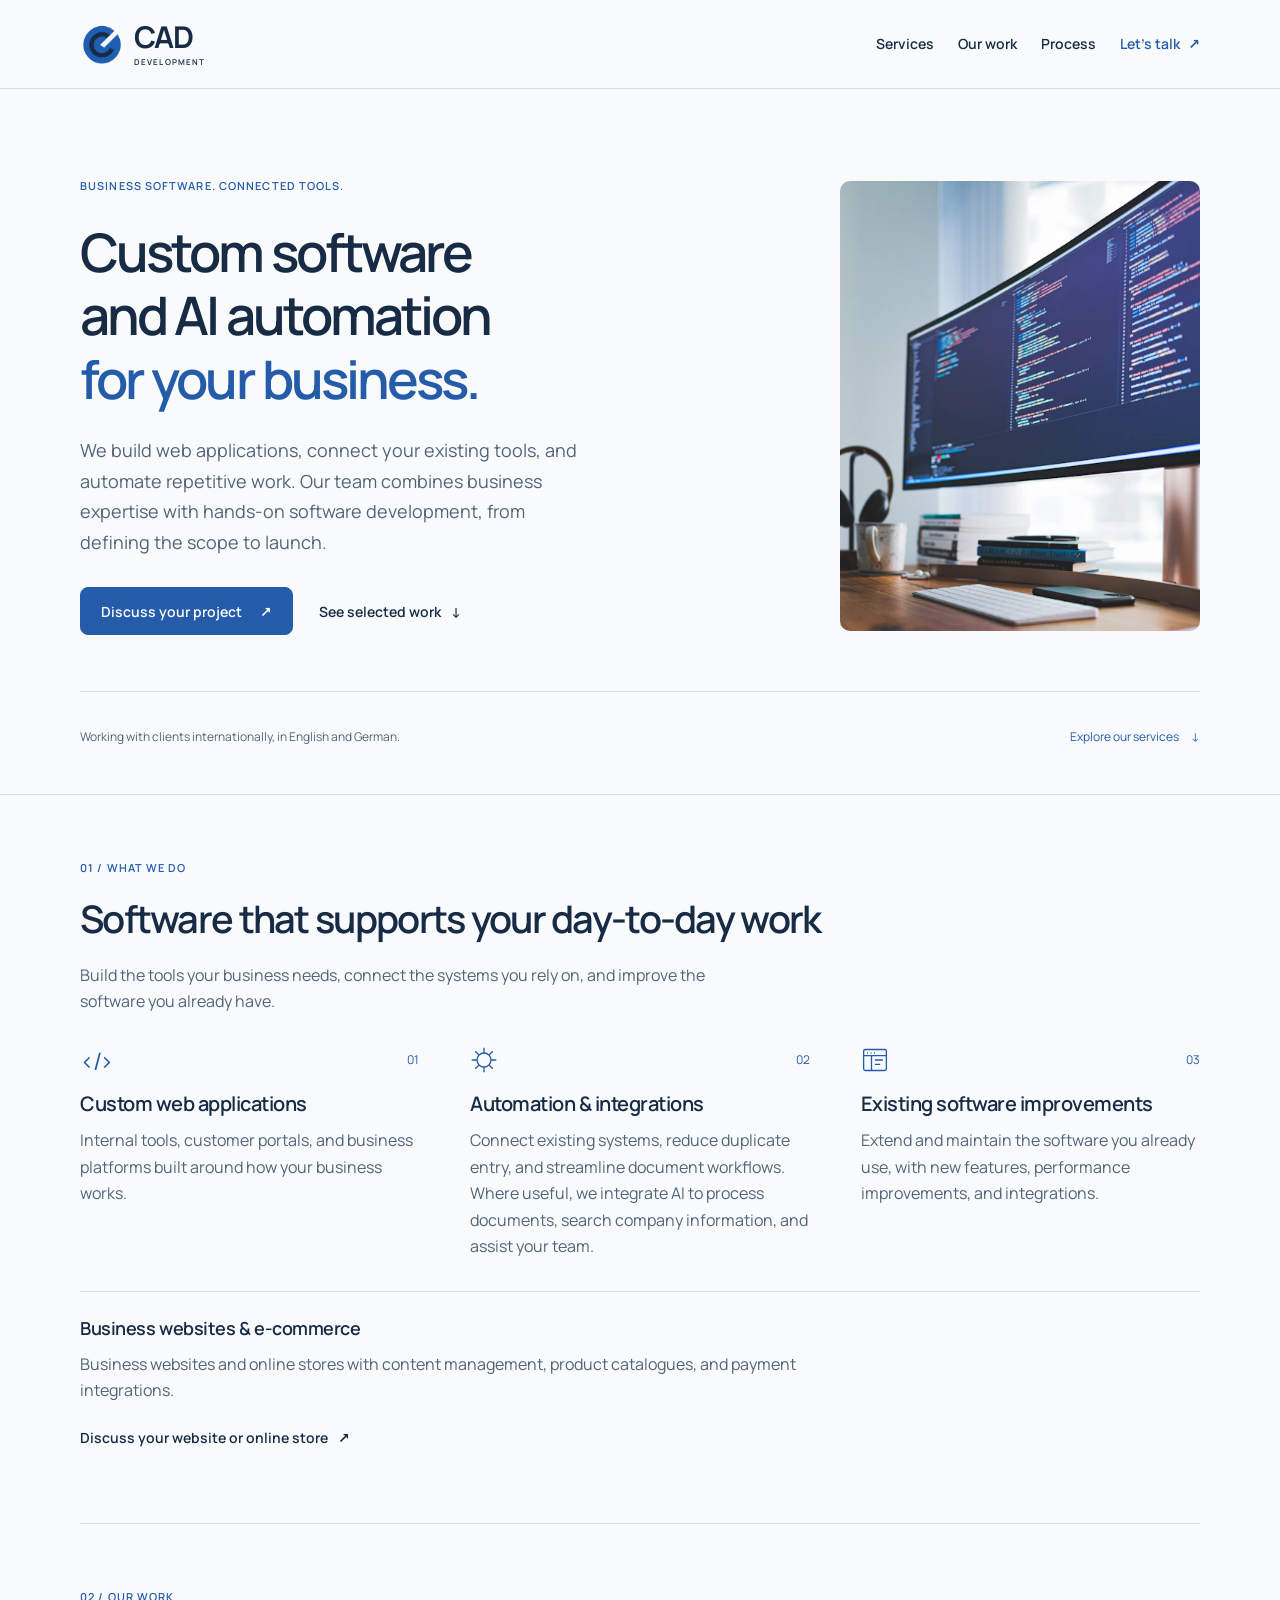
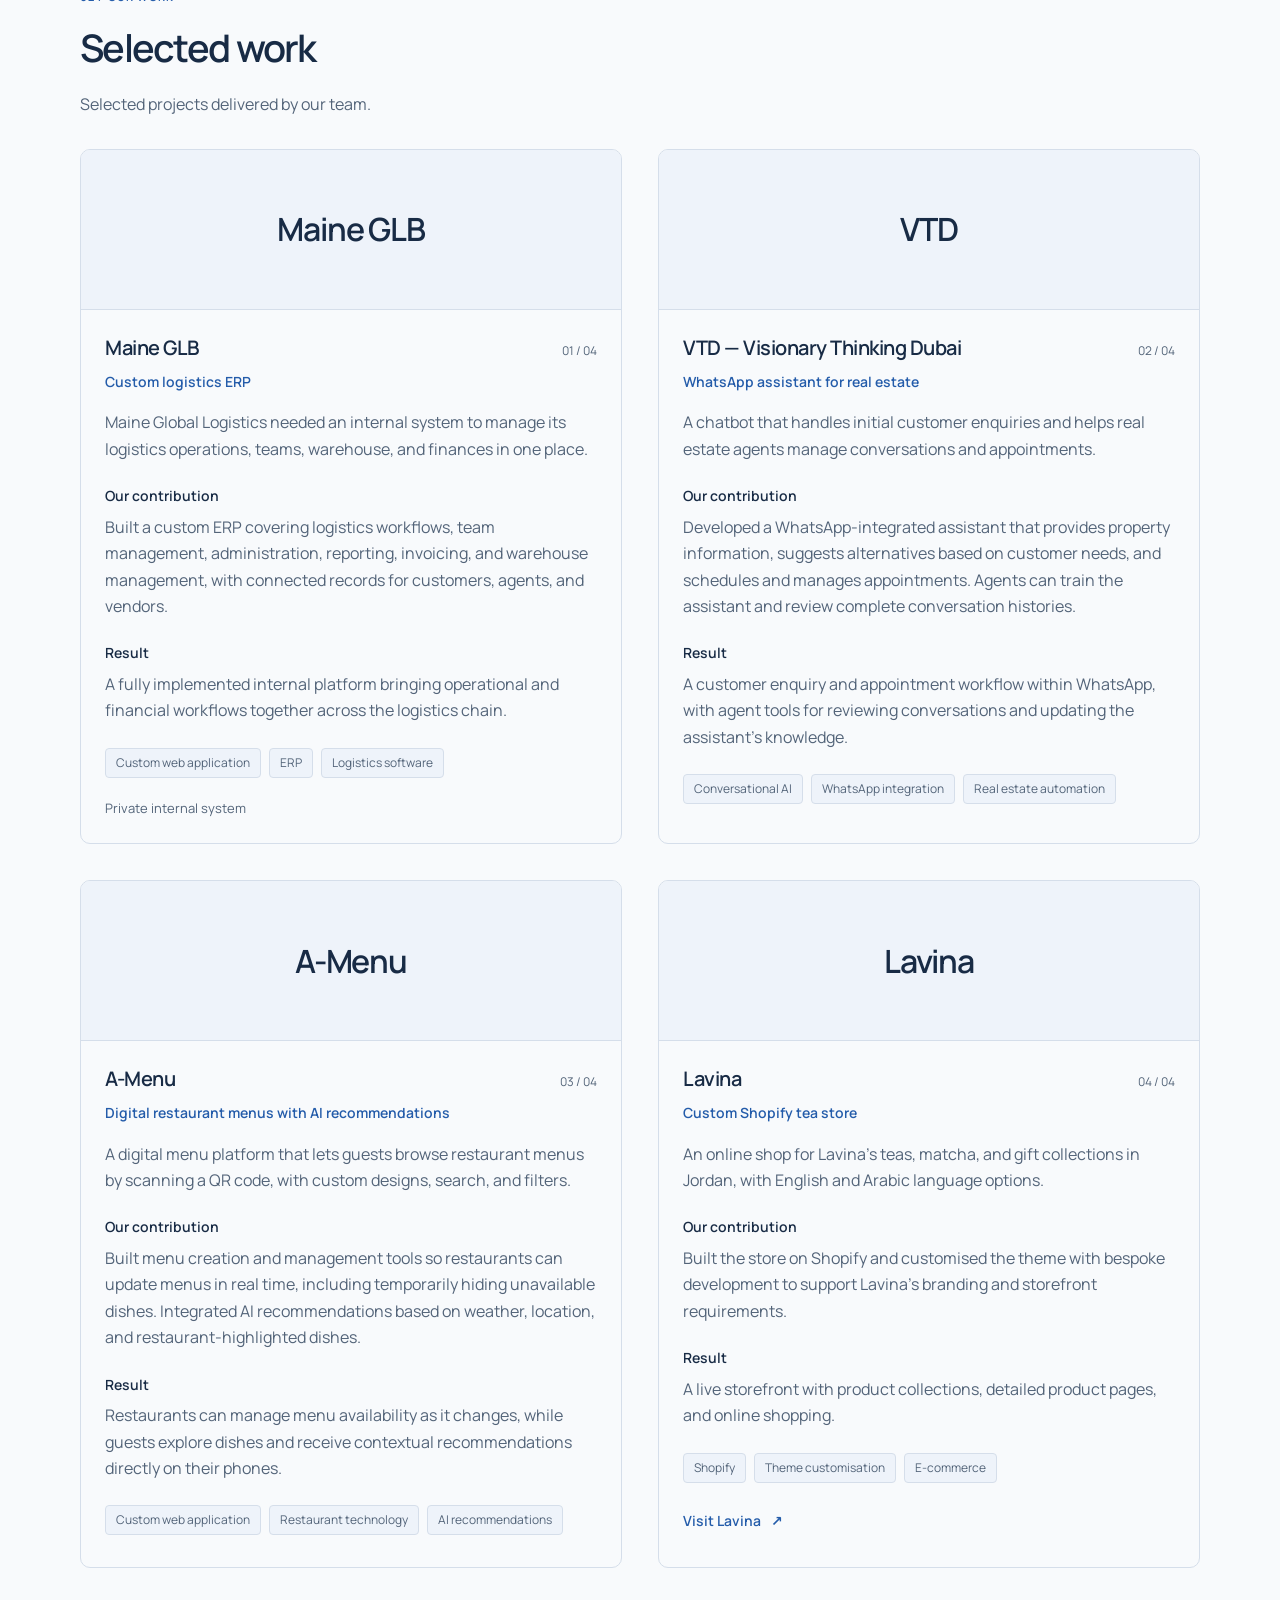
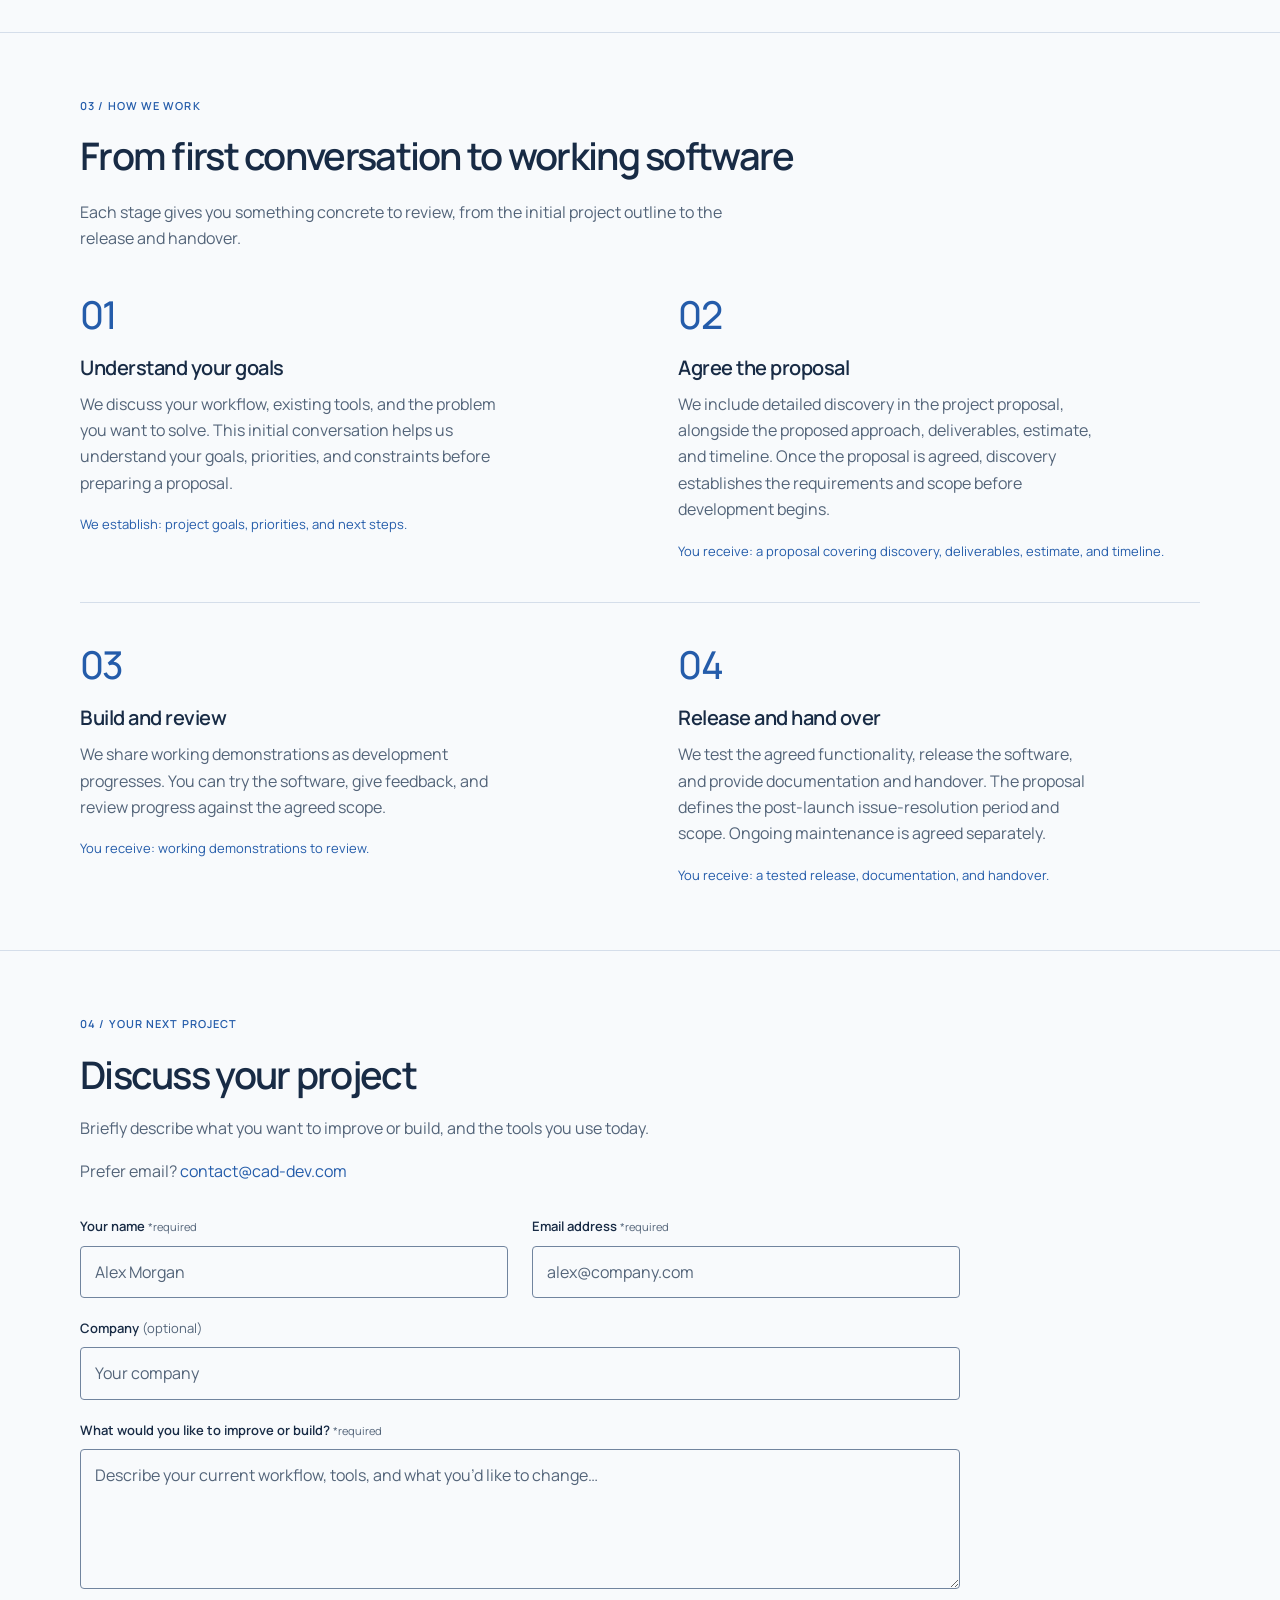
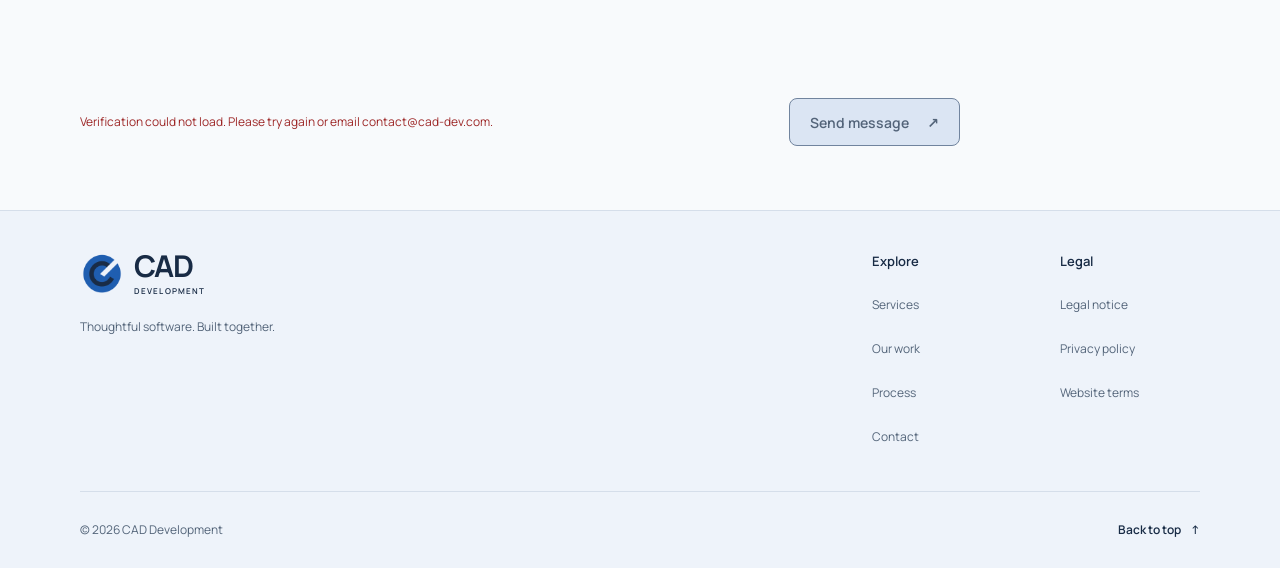
<file: cad-website/index.html>
<!doctype html>
<html lang="en">
  <head>
    <meta charset="utf-8" />
    <meta name="viewport" content="width=device-width, initial-scale=1" />
    <meta name="theme-color" content="#182B45" />
    <title>CAD Development — Custom software and AI automation</title>
    <meta
      name="description"
      content="CAD Development builds custom business software, connects existing tools, and automates repetitive work with integrations and practical AI."
    />
    <meta
      property="og:title"
      content="CAD Development — Custom software and AI automation"
    />
    <meta
      property="og:description"
      content="CAD Development builds custom business software, connects existing tools, and automates repetitive work with integrations and practical AI."
    />
    <meta property="og:type" content="website" />
    <link rel="icon" type="image/x-icon" href="favicon.ico" />
    <link
      rel="icon"
      type="image/png"
      sizes="32x32"
      href="assets/images/favicon-32.png"
    />
    <link
      rel="apple-touch-icon"
      sizes="180x180"
      href="assets/images/apple-touch-icon.png"
    />
    <link rel="stylesheet" href="assets/css/blue.css" />
    <script src="assets/js/blue.js" defer></script>
    <script src="assets/js/contact.js" defer></script>
  </head>
  <body>
    <a class="skip-link" href="#main">Skip to content</a>
    <header class="site-header">
      <div class="container header-inner">
        <a class="brand" href="#home" aria-label="CAD Development home">
          <img
            class="brand-symbol"
            src="assets/images/cad-symbol.png"
            alt=""
            width="44"
            height="44"
          /><span class="brand-wordmark" aria-hidden="true"
            >CAD<span>DEVELOPMENT</span></span
          >
        </a>
        <button
          class="menu-toggle"
          type="button"
          aria-expanded="false"
          aria-controls="site-nav"
          hidden
        >
          <span>Menu</span><span class="menu-lines" aria-hidden="true"></span>
        </button>
        <nav id="site-nav" class="site-nav" aria-label="Main navigation">
          <a href="#services">Services</a><a href="#work">Our work</a
          ><a href="#process">Process</a>
          <a class="nav-contact" href="#contact"
            >Let’s talk <span aria-hidden="true">↗</span></a
          >
        </nav>
      </div>
    </header>

    <main id="main" tabindex="-1">
      <section class="hero container" id="home" aria-labelledby="hero-title">
        <div class="hero-copy">
          <p class="eyebrow">Business software. Connected tools.</p>
          <h1 id="hero-title">
            Custom software and AI automation <span>for your business.</span>
          </h1>
          <p class="hero-description">
            We build web applications, connect your existing tools, and automate
            repetitive work. Our team combines business expertise with hands-on
            software development, from defining the scope to launch.
          </p>
          <div class="hero-actions">
            <a class="button button-dark" href="#contact"
              >Discuss your project <span aria-hidden="true">↗</span></a
            ><a class="text-link" href="#work"
              >See selected work <span aria-hidden="true">↓</span></a
            >
          </div>
        </div>
        <div class="hero-photo">
          <img
            src="assets/images/hero-workspace-800.webp"
            srcset="
              assets/images/hero-workspace-480.webp   480w,
              assets/images/hero-workspace-800.webp   800w,
              assets/images/hero-workspace-1200.webp 1200w
            "
            sizes="(max-width: 399px) calc(100vw - 40px), (max-width: 767px) 360px, (max-width: 1034px) 34.8vw, 360px"
            alt="A bright software development workspace with code on a monitor above a wooden desk."
            width="800"
            height="1000"
            loading="eager"
            fetchpriority="high"
          />
        </div>
        <div class="hero-foot">
          <span
            >Working with clients internationally, in English and German.</span
          ><a href="#services"
            >Explore our services <span aria-hidden="true">↓</span></a
          >
        </div>
      </section>

      <section
        class="services section-pad"
        id="services"
        aria-labelledby="services-title"
      >
        <div class="container">
          <div class="section-heading">
            <p class="eyebrow section-index">01 / What we do</p>
            <div>
              <h2 id="services-title">
                Software that supports your day-to-day work
              </h2>
              <p class="section-intro">
                Build the tools your business needs, connect the systems you
                rely on, and improve the software you already have.
              </p>
            </div>
          </div>
          <div class="service-grid">
            <article class="service-card">
              <div class="service-top">
                <span class="service-icon" aria-hidden="true">&lt;/&gt;</span
                ><span class="small-index">01</span>
              </div>
              <h3>Custom web applications</h3>
              <p>
                Internal tools, customer portals, and business platforms built
                around how your business works.
              </p>
            </article>
            <article class="service-card">
              <div class="service-top">
                <svg
                  class="service-icon"
                  viewBox="0 0 32 32"
                  fill="none"
                  aria-hidden="true"
                >
                  <path
                    d="M16 2v28M2 16h28M6 6l20 20M6 26 26 6"
                    stroke="currentColor"
                    stroke-width="1.5"
                  />
                  <circle
                    cx="16"
                    cy="16"
                    r="8"
                    fill="#F8FAFC"
                    stroke="currentColor"
                    stroke-width="1.5"
                  /></svg
                ><span class="small-index">02</span>
              </div>
              <h3>Automation &amp; integrations</h3>
              <p>
                Connect existing systems, reduce duplicate entry, and streamline
                document workflows. Where useful, we integrate AI to process
                documents, search company information, and assist your team.
              </p>
            </article>
            <article class="service-card">
              <div class="service-top">
                <svg
                  class="service-icon"
                  viewBox="0 0 32 32"
                  fill="none"
                  aria-hidden="true"
                >
                  <rect
                    x="3"
                    y="4"
                    width="26"
                    height="24"
                    rx="2"
                    stroke="currentColor"
                    stroke-width="1.5"
                  />
                  <path
                    d="M3 11h26M12 11v17M7 8h1m3 0h1m3 0h1m0 8h9m-9 5h6"
                    stroke="currentColor"
                    stroke-width="1.5"
                  /></svg
                ><span class="small-index">03</span>
              </div>
              <h3>Existing software improvements</h3>
              <p>
                Extend and maintain the software you already use, with new
                features, performance improvements, and integrations.
              </p>
            </article>
          </div>
          <article class="service-card service-secondary">
            <h3>Business websites &amp; e-commerce</h3>
            <p>
              Business websites and online stores with content management,
              product catalogues, and payment integrations.
            </p>
            <a class="text-link" href="#contact"
              >Discuss your website or online store
              <span aria-hidden="true">↗</span></a
            >
          </article>
        </div>
      </section>

      <section
        class="work section-pad container"
        id="work"
        aria-labelledby="work-title"
      >
        <div class="section-heading">
          <p class="eyebrow section-index">02 / Our work</p>
          <div>
            <h2 id="work-title">Selected work</h2>
            <p class="section-intro">
              Selected projects delivered by our team.
            </p>
          </div>
        </div>
        <div class="project-grid">
          <!-- PROJECT: maine-glb — text treatment until a brand logo is supplied. -->
          <article
            class="project-card"
            id="project-maine-glb"
            aria-labelledby="maine-glb-title"
          >
            <div class="project-logo" aria-hidden="true">
              <span class="project-name">Maine GLB</span>
            </div>
            <div class="project-content">
              <div class="project-caption">
                <h3 id="maine-glb-title">Maine GLB</h3>
                <span aria-hidden="true">01 / 04</span>
              </div>
              <p class="project-subtitle">Custom logistics ERP</p>
              <p class="project-intro">
                Maine Global Logistics needed an internal system to manage its
                logistics operations, teams, warehouse, and finances in one
                place.
              </p>
              <div class="project-details">
                <h4>Our contribution</h4>
                <p>
                  Built a custom ERP covering logistics workflows, team
                  management, administration, reporting, invoicing, and
                  warehouse management, with connected records for customers,
                  agents, and vendors.
                </p>
                <h4>Result</h4>
                <p>
                  A fully implemented internal platform bringing operational and
                  financial workflows together across the logistics chain.
                </p>
              </div>
              <ul class="project-tags" aria-label="Services" role="list">
                <li>Custom web application</li>
                <li>ERP</li>
                <li>Logistics software</li>
              </ul>
              <p class="project-access">Private internal system</p>
            </div>
          </article>
          <!-- PROJECT: vtd — text treatment until a brand logo is supplied. -->
          <article
            class="project-card"
            id="project-vtd"
            aria-labelledby="vtd-title"
          >
            <div class="project-logo" aria-hidden="true">
              <span class="project-name">VTD</span>
            </div>
            <div class="project-content">
              <div class="project-caption">
                <h3 id="vtd-title">VTD — Visionary Thinking Dubai</h3>
                <span aria-hidden="true">02 / 04</span>
              </div>
              <p class="project-subtitle">WhatsApp assistant for real estate</p>
              <p class="project-intro">
                A chatbot that handles initial customer enquiries and helps real
                estate agents manage conversations and appointments.
              </p>
              <div class="project-details">
                <h4>Our contribution</h4>
                <p>
                  Developed a WhatsApp-integrated assistant that provides
                  property information, suggests alternatives based on customer
                  needs, and schedules and manages appointments. Agents can
                  train the assistant and review complete conversation
                  histories.
                </p>
                <h4>Result</h4>
                <p>
                  A customer enquiry and appointment workflow within WhatsApp,
                  with agent tools for reviewing conversations and updating the
                  assistant’s knowledge.
                </p>
              </div>
              <ul class="project-tags" aria-label="Services" role="list">
                <li>Conversational AI</li>
                <li>WhatsApp integration</li>
                <li>Real estate automation</li>
              </ul>
            </div>
          </article>
          <!-- PROJECT: a-menu -->
          <article
            class="project-card"
            id="project-a-menu"
            aria-labelledby="a-menu-title"
          >
            <div class="project-logo" aria-hidden="true">
              <span class="project-name">A-Menu</span>
            </div>
            <div class="project-content">
              <div class="project-caption">
                <h3 id="a-menu-title">A-Menu</h3>
                <span aria-hidden="true">03 / 04</span>
              </div>
              <p class="project-subtitle">
                Digital restaurant menus with AI recommendations
              </p>
              <p class="project-intro">
                A digital menu platform that lets guests browse restaurant menus
                by scanning a QR code, with custom designs, search, and filters.
              </p>
              <div class="project-details">
                <h4>Our contribution</h4>
                <p>
                  Built menu creation and management tools so restaurants can
                  update menus in real time, including temporarily hiding
                  unavailable dishes. Integrated AI recommendations based on
                  weather, location, and restaurant-highlighted dishes.
                </p>
                <h4>Result</h4>
                <p>
                  Restaurants can manage menu availability as it changes, while
                  guests explore dishes and receive contextual recommendations
                  directly on their phones.
                </p>
              </div>
              <ul class="project-tags" aria-label="Services" role="list">
                <li>Custom web application</li>
                <li>Restaurant technology</li>
                <li>AI recommendations</li>
              </ul>
            </div>
          </article>
          <!-- PROJECT: lavina -->
          <article
            class="project-card"
            id="project-lavina"
            aria-labelledby="lavina-title"
          >
            <div class="project-logo" aria-hidden="true">
              <span class="project-name">Lavina</span>
            </div>
            <div class="project-content">
              <div class="project-caption">
                <h3 id="lavina-title">Lavina</h3>
                <span aria-hidden="true">04 / 04</span>
              </div>
              <p class="project-subtitle">Custom Shopify tea store</p>
              <p class="project-intro">
                An online shop for Lavina’s teas, matcha, and gift collections
                in Jordan, with English and Arabic language options.
              </p>
              <div class="project-details">
                <h4>Our contribution</h4>
                <p>
                  Built the store on Shopify and customised the theme with
                  bespoke development to support Lavina’s branding and
                  storefront requirements.
                </p>
                <h4>Result</h4>
                <p>
                  A live storefront with product collections, detailed product
                  pages, and online shopping.
                </p>
              </div>
              <ul class="project-tags" aria-label="Services" role="list">
                <li>Shopify</li>
                <li>Theme customisation</li>
                <li>E-commerce</li>
              </ul>
              <a class="text-link project-link" href="https://lavina.jo/"
                >Visit Lavina <span aria-hidden="true">↗</span></a
              >
            </div>
          </article>
        </div>
      </section>

      <section
        class="process section-pad"
        id="process"
        aria-labelledby="process-title"
      >
        <div class="container">
          <div class="section-heading">
            <p class="eyebrow section-index">03 / How we work</p>
            <div>
              <h2 id="process-title">
                From first conversation to working software
              </h2>
              <p class="section-intro">
                Each stage gives you something concrete to review, from the
                initial project outline to the release and handover.
              </p>
            </div>
          </div>
          <ol class="process-list">
            <li>
              <span class="process-number" aria-hidden="true">01</span>
              <h3>Understand your goals</h3>
              <div>
                <p>
                  We discuss your workflow, existing tools, and the problem you
                  want to solve. This initial conversation helps us understand
                  your goals, priorities, and constraints before preparing a
                  proposal.
                </p>
                <span class="process-note"
                  >We establish: project goals, priorities, and next
                  steps.</span
                >
              </div>
            </li>
            <li>
              <span class="process-number" aria-hidden="true">02</span>
              <h3>Agree the proposal</h3>
              <div>
                <p>
                  We include detailed discovery in the project proposal,
                  alongside the proposed approach, deliverables, estimate, and
                  timeline. Once the proposal is agreed, discovery establishes
                  the requirements and scope before development begins.
                </p>
                <span class="process-note"
                  >You receive: a proposal covering discovery, deliverables,
                  estimate, and timeline.</span
                >
              </div>
            </li>
            <li>
              <span class="process-number" aria-hidden="true">03</span>
              <h3>Build and review</h3>
              <div>
                <p>
                  We share working demonstrations as development progresses. You
                  can try the software, give feedback, and review progress
                  against the agreed scope.
                </p>
                <span class="process-note"
                  >You receive: working demonstrations to review.</span
                >
              </div>
            </li>
            <li>
              <span class="process-number" aria-hidden="true">04</span>
              <h3>Release and hand over</h3>
              <div>
                <p>
                  We test the agreed functionality, release the software, and
                  provide documentation and handover. The proposal defines the
                  post-launch issue-resolution period and scope. Ongoing
                  maintenance is agreed separately.
                </p>
                <span class="process-note"
                  >You receive: a tested release, documentation, and
                  handover.</span
                >
              </div>
            </li>
          </ol>
        </div>
      </section>

      <section
        class="contact section-pad"
        id="contact"
        aria-labelledby="contact-title"
      >
        <div class="container contact-grid">
          <div class="contact-copy">
            <p class="eyebrow">04 / Your next project</p>
            <h2 id="contact-title">Discuss your project</h2>
            <p>
              Briefly describe what you want to improve or build, and the tools
              you use today.
            </p>
            <p class="contact-fallback">
              Prefer email?
              <a href="mailto:contact@cad-dev.com">contact@cad-dev.com</a>
            </p>
          </div>
          <form
            class="contact-form"
            aria-labelledby="contact-title"
            action="/api/contact"
            method="post"
            aria-describedby="form-status"
          >
            <div class="form-row">
              <div class="field">
                <label for="contact-name"
                  >Your name
                  <span class="field-required">*required</span></label
                ><input
                  id="contact-name"
                  name="name"
                  required
                  maxlength="100"
                  autocomplete="name"
                  placeholder="Alex Morgan"
                  type="text"
                />
              </div>
              <div class="field">
                <label for="contact-email"
                  >Email address
                  <span class="field-required">*required</span></label
                ><input
                  id="contact-email"
                  name="email"
                  required
                  maxlength="254"
                  autocomplete="email"
                  placeholder="alex@company.com"
                  type="email"
                />
              </div>
            </div>
            <div class="field">
              <label for="contact-company"
                >Company <span>(optional)</span></label
              ><input
                id="contact-company"
                name="company"
                maxlength="200"
                autocomplete="organization"
                placeholder="Your company"
                type="text"
              />
            </div>
            <div class="field">
              <label for="contact-message"
                >What would you like to improve or build?
                <span class="field-required">*required</span></label
              ><textarea
                id="contact-message"
                name="message"
                required
                maxlength="5000"
                rows="4"
                placeholder="Describe your current workflow, tools, and what you’d like to change…"
              ></textarea>
            </div>
            <div class="contact-honeypot" hidden aria-hidden="true">
              <label for="contact-website">Leave this field empty</label
              ><input
                id="contact-website"
                name="website"
                type="text"
                tabindex="-1"
                autocomplete="off"
                maxlength="200"
              />
            </div>
            <!-- Existing Turnstile widget for cad-dev.com. Its secret belongs only in the Worker. -->
            <div
              id="contact-verification"
              class="contact-verification"
              data-sitekey="0x4AAAAAAFm9On6rp9qeC-Fh"
              role="group"
              aria-label="Spam protection"
            ></div>
            <noscript
              ><p>
                Please email
                <a href="mailto:contact@cad-dev.com">contact@cad-dev.com</a>.
                The form requires JavaScript for spam protection.
              </p></noscript
            >
            <div class="form-bottom">
              <p
                id="form-status"
                class="form-status"
                role="status"
                aria-live="polite"
                aria-atomic="true"
              >
                Complete the verification before sending.
              </p>
              <button class="button" type="submit" disabled>
                Send message <span aria-hidden="true">↗</span>
              </button>
            </div>
          </form>
          <div
            id="contact-success"
            class="contact-success"
            role="region"
            aria-label="Message confirmation"
            tabindex="-1"
            hidden
          >
            <p
              id="contact-success-message"
              role="status"
              aria-live="polite"
              aria-atomic="true"
            ></p>
            <button
              id="contact-success-close"
              class="contact-success-close"
              type="button"
              aria-label="Dismiss confirmation"
            >
              Close <span aria-hidden="true">×</span>
            </button>
          </div>
        </div>
      </section>
    </main>

    <footer class="site-footer">
      <div class="container">
        <div class="footer-top">
          <div class="footer-brand">
            <a class="brand" href="#home" aria-label="CAD Development home"
              ><img
                class="brand-symbol"
                src="assets/images/cad-symbol.png"
                alt=""
                width="44"
                height="44"
              /><span class="brand-wordmark" aria-hidden="true"
                >CAD<span>DEVELOPMENT</span></span
              ></a
            >
            <p>Thoughtful software. Built together.</p>
          </div>
          <div class="footer-links">
            <nav aria-label="Footer navigation">
              <p class="footer-heading">Explore</p>
              <ul>
                <li><a href="#services">Services</a></li>
                <li><a href="#work">Our work</a></li>
                <li><a href="#process">Process</a></li>
                <li><a href="#contact">Contact</a></li>
              </ul>
            </nav>
            <nav aria-label="Legal navigation">
              <p class="footer-heading">Legal</p>
              <ul>
                <li><a href="legal.html">Legal notice</a></li>
                <li><a href="privacy.html">Privacy policy</a></li>
                <li><a href="terms.html">Website terms</a></li>
              </ul>
            </nav>
          </div>
        </div>
        <div class="footer-bottom">
          <p>© <span id="copyright-year">2026</span> CAD Development</p>
          <a class="text-link" href="#home"
            >Back to top <span aria-hidden="true">↑</span></a
          >
        </div>
      </div>
    </footer>
  </body>
</html>
</file>
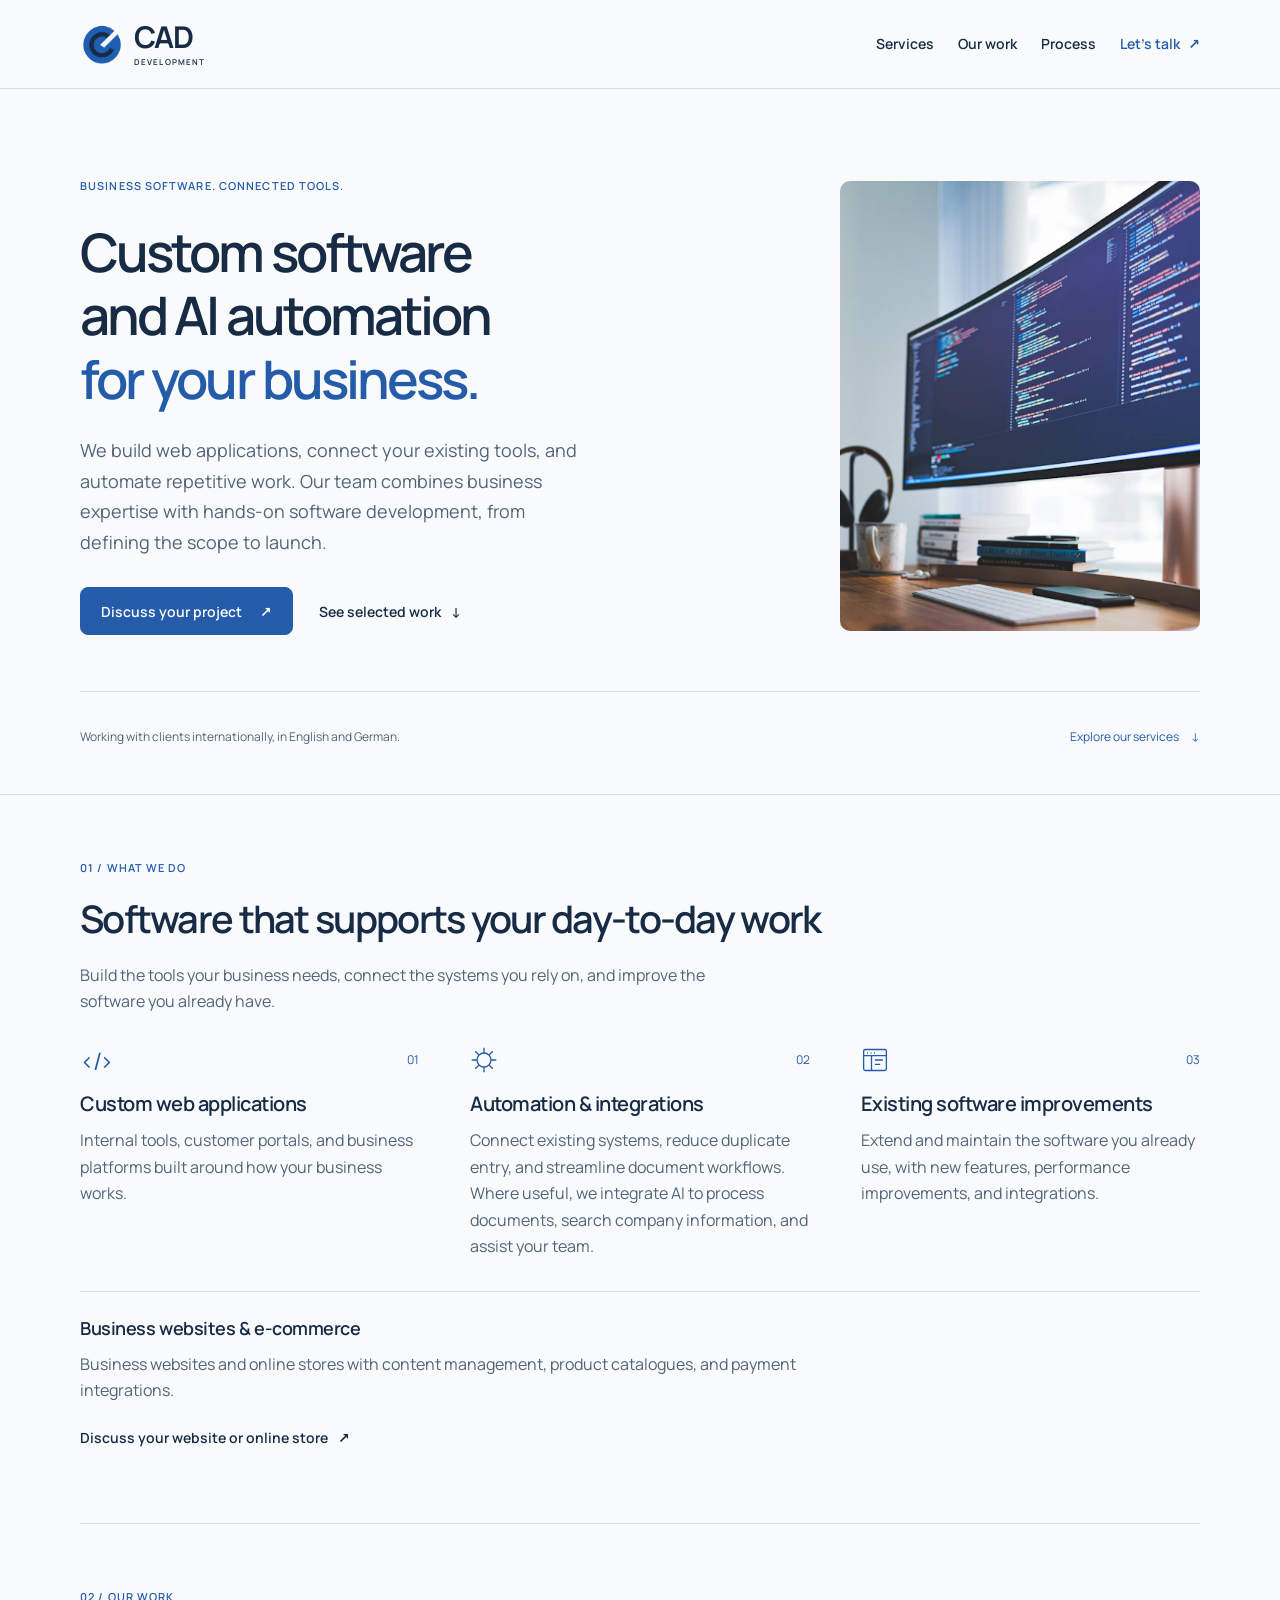
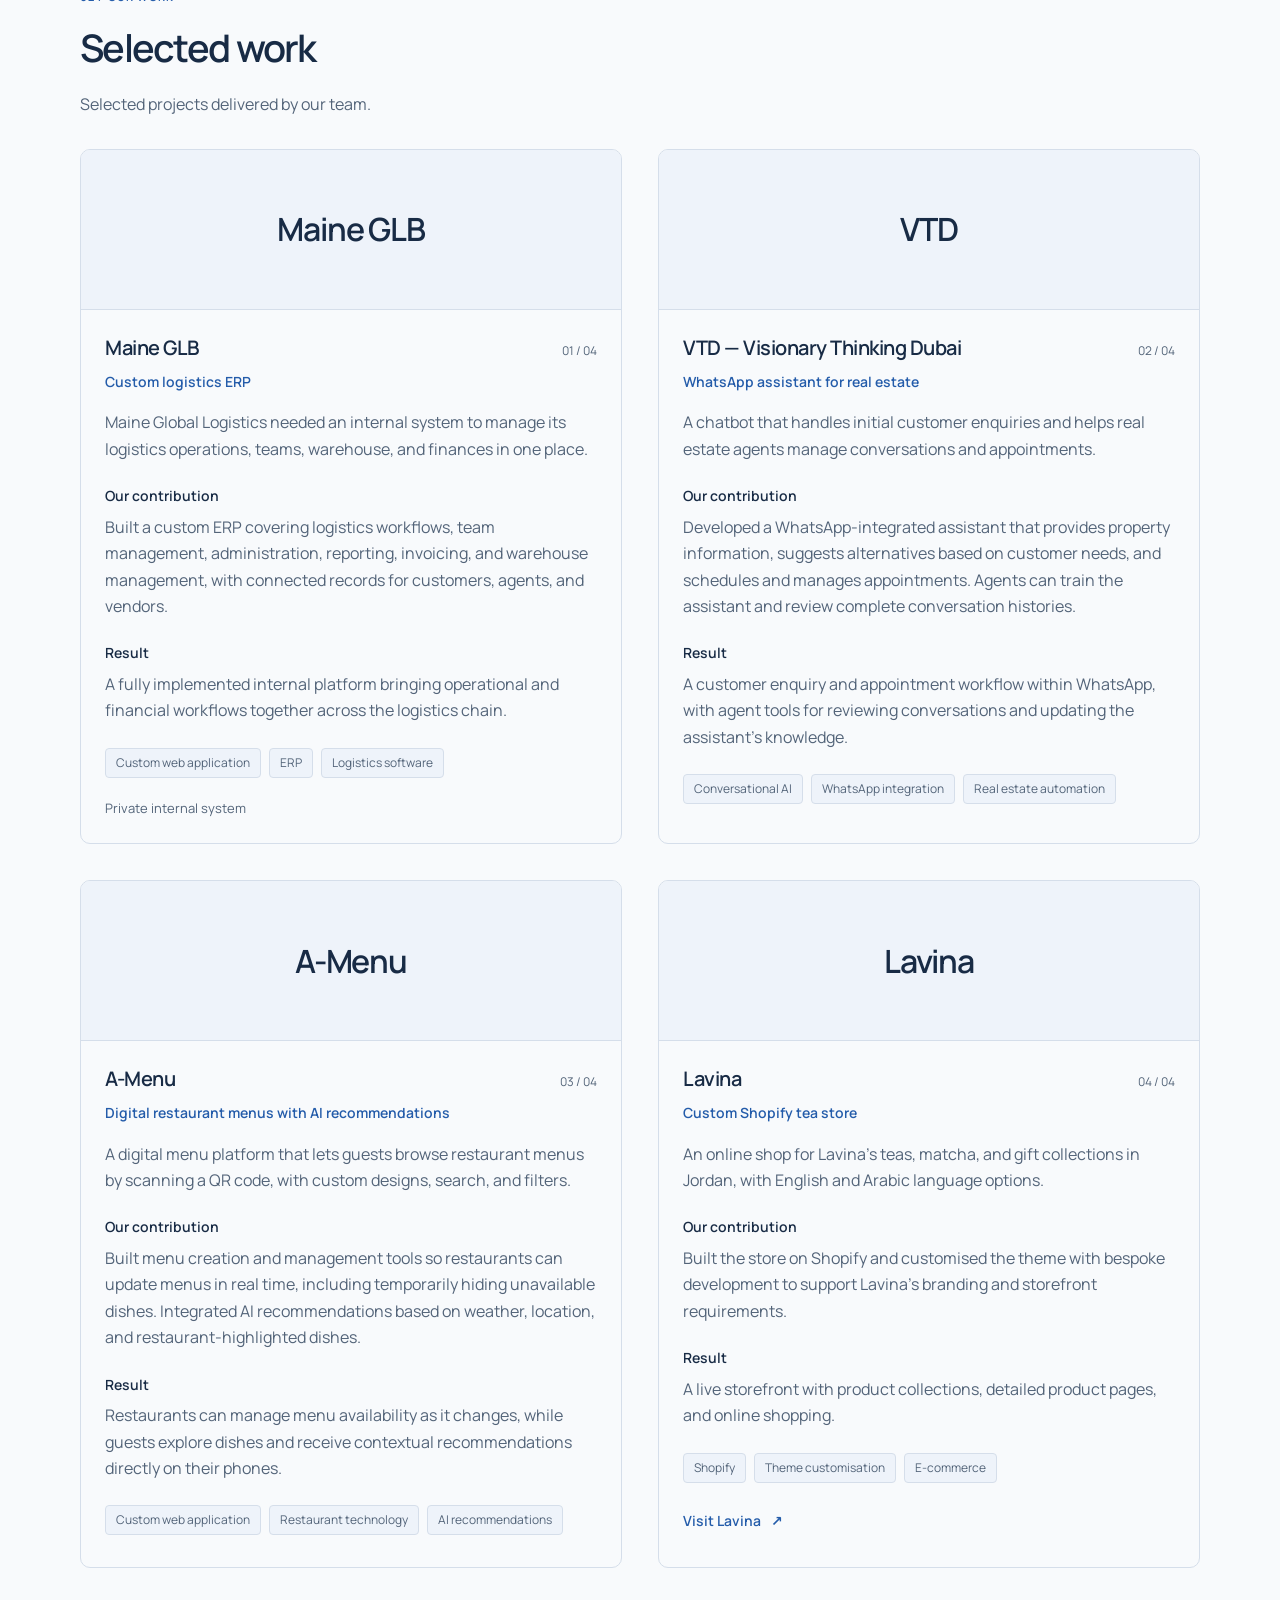
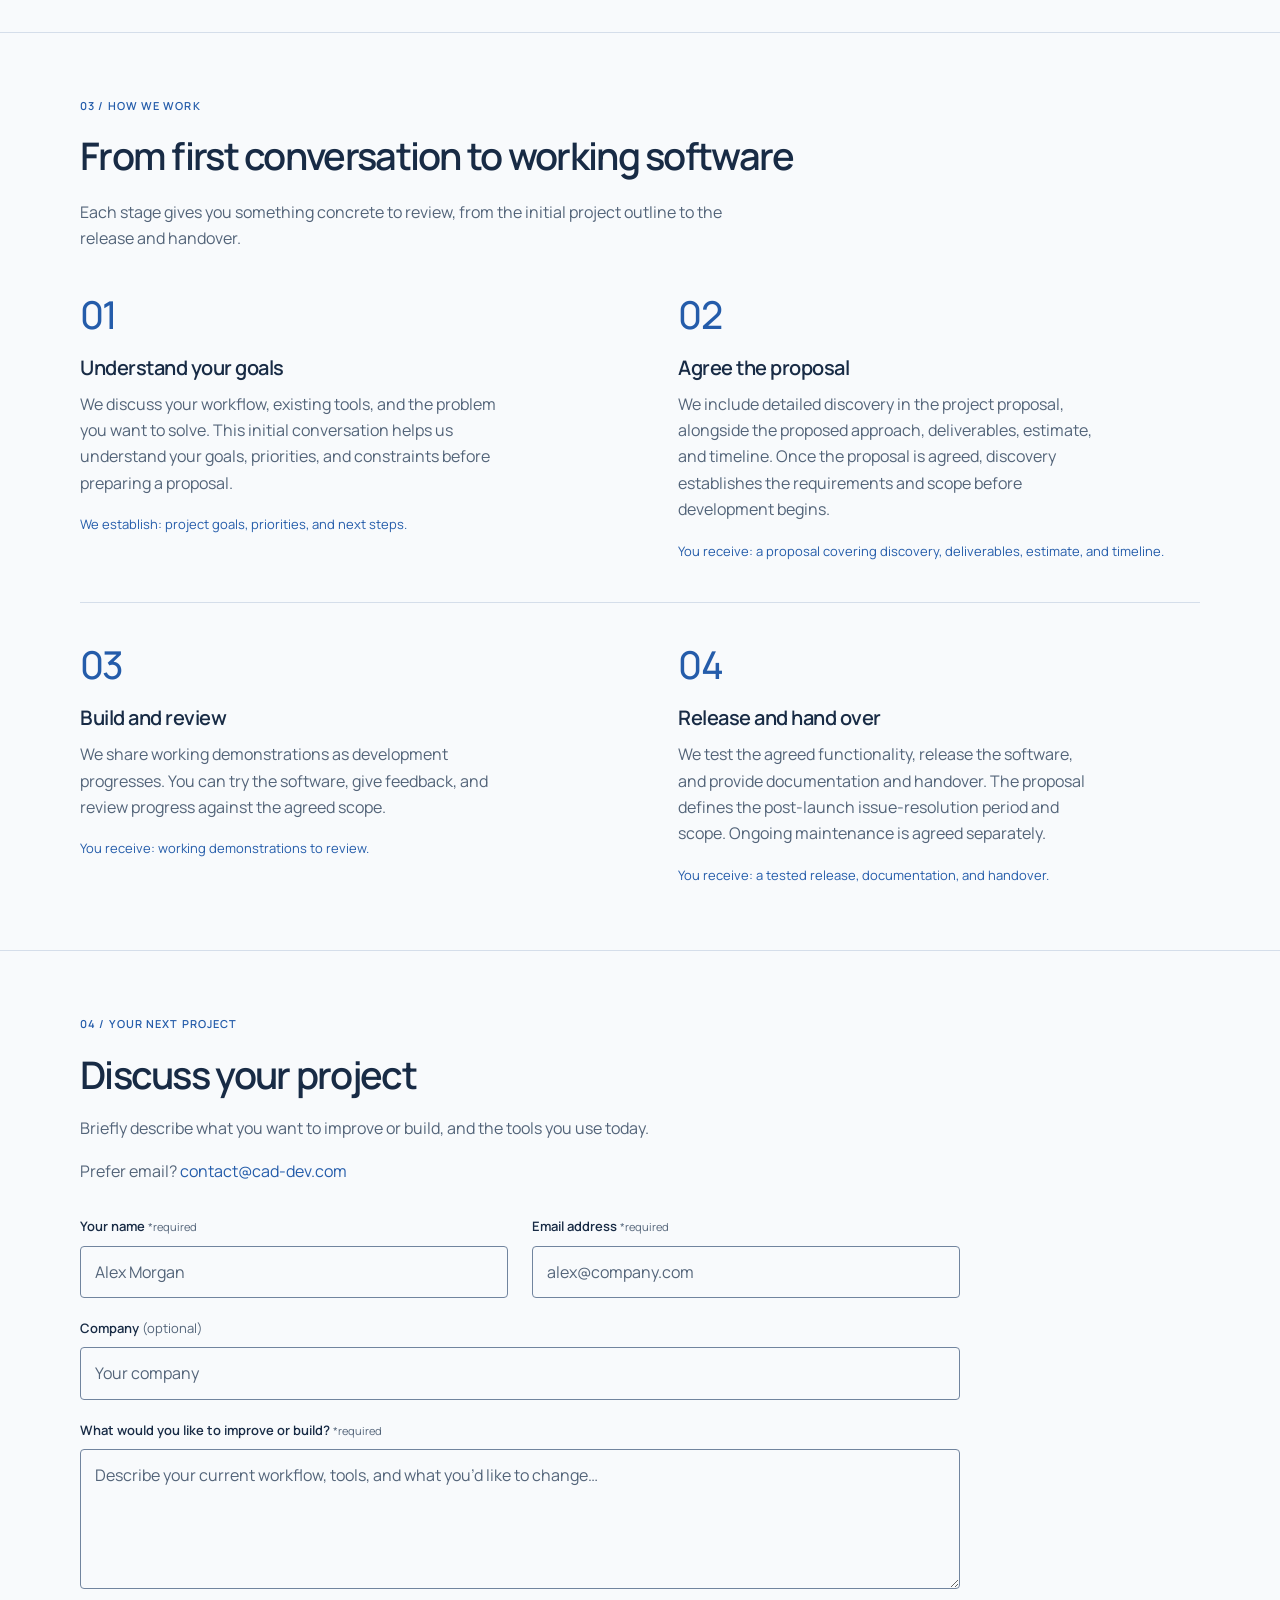
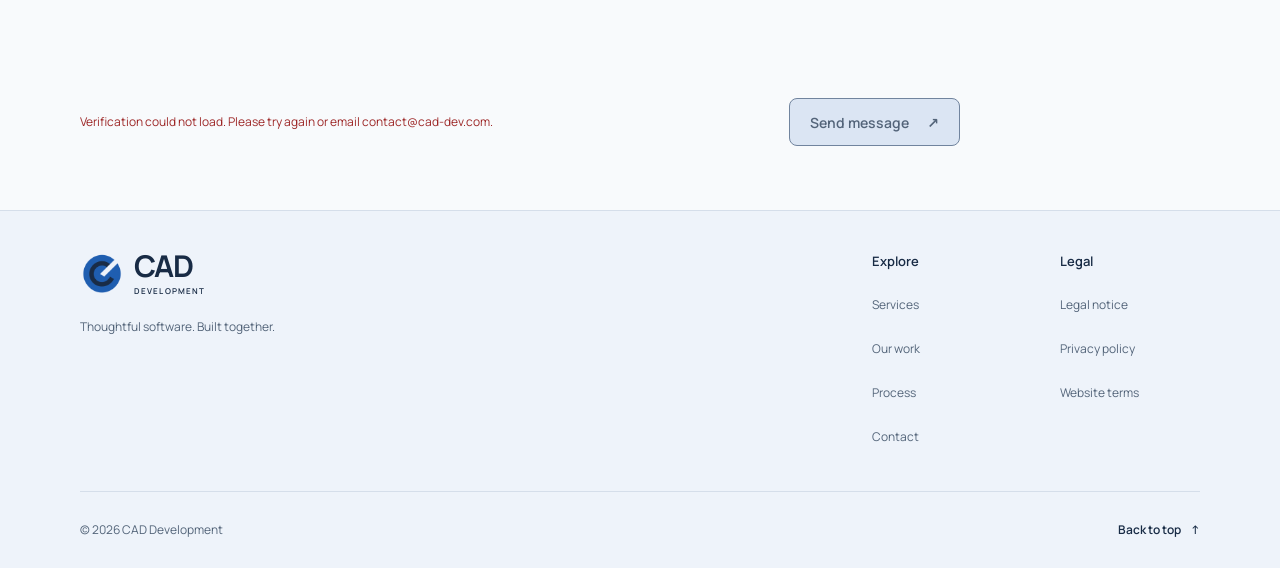
<file: cad-website/blue.html>
<!doctype html>
<html lang="en">
  <head>
    <meta charset="utf-8">
    <meta name="viewport" content="width=device-width, initial-scale=1">
    <title>CAD Development</title>
    <link rel="icon" type="image/x-icon" href="favicon.ico">
    <link rel="icon" type="image/png" sizes="32x32" href="assets/images/favicon-32.png">
    <link rel="apple-touch-icon" sizes="180x180" href="assets/images/apple-touch-icon.png">
    <script>window.location.replace("index.html" + window.location.search + window.location.hash);</script>
    <meta http-equiv="refresh" content="0; url=index.html">
  </head>
  <body><p><a href="index.html">Continue to CAD Development</a></p></body>
</html>
</file>
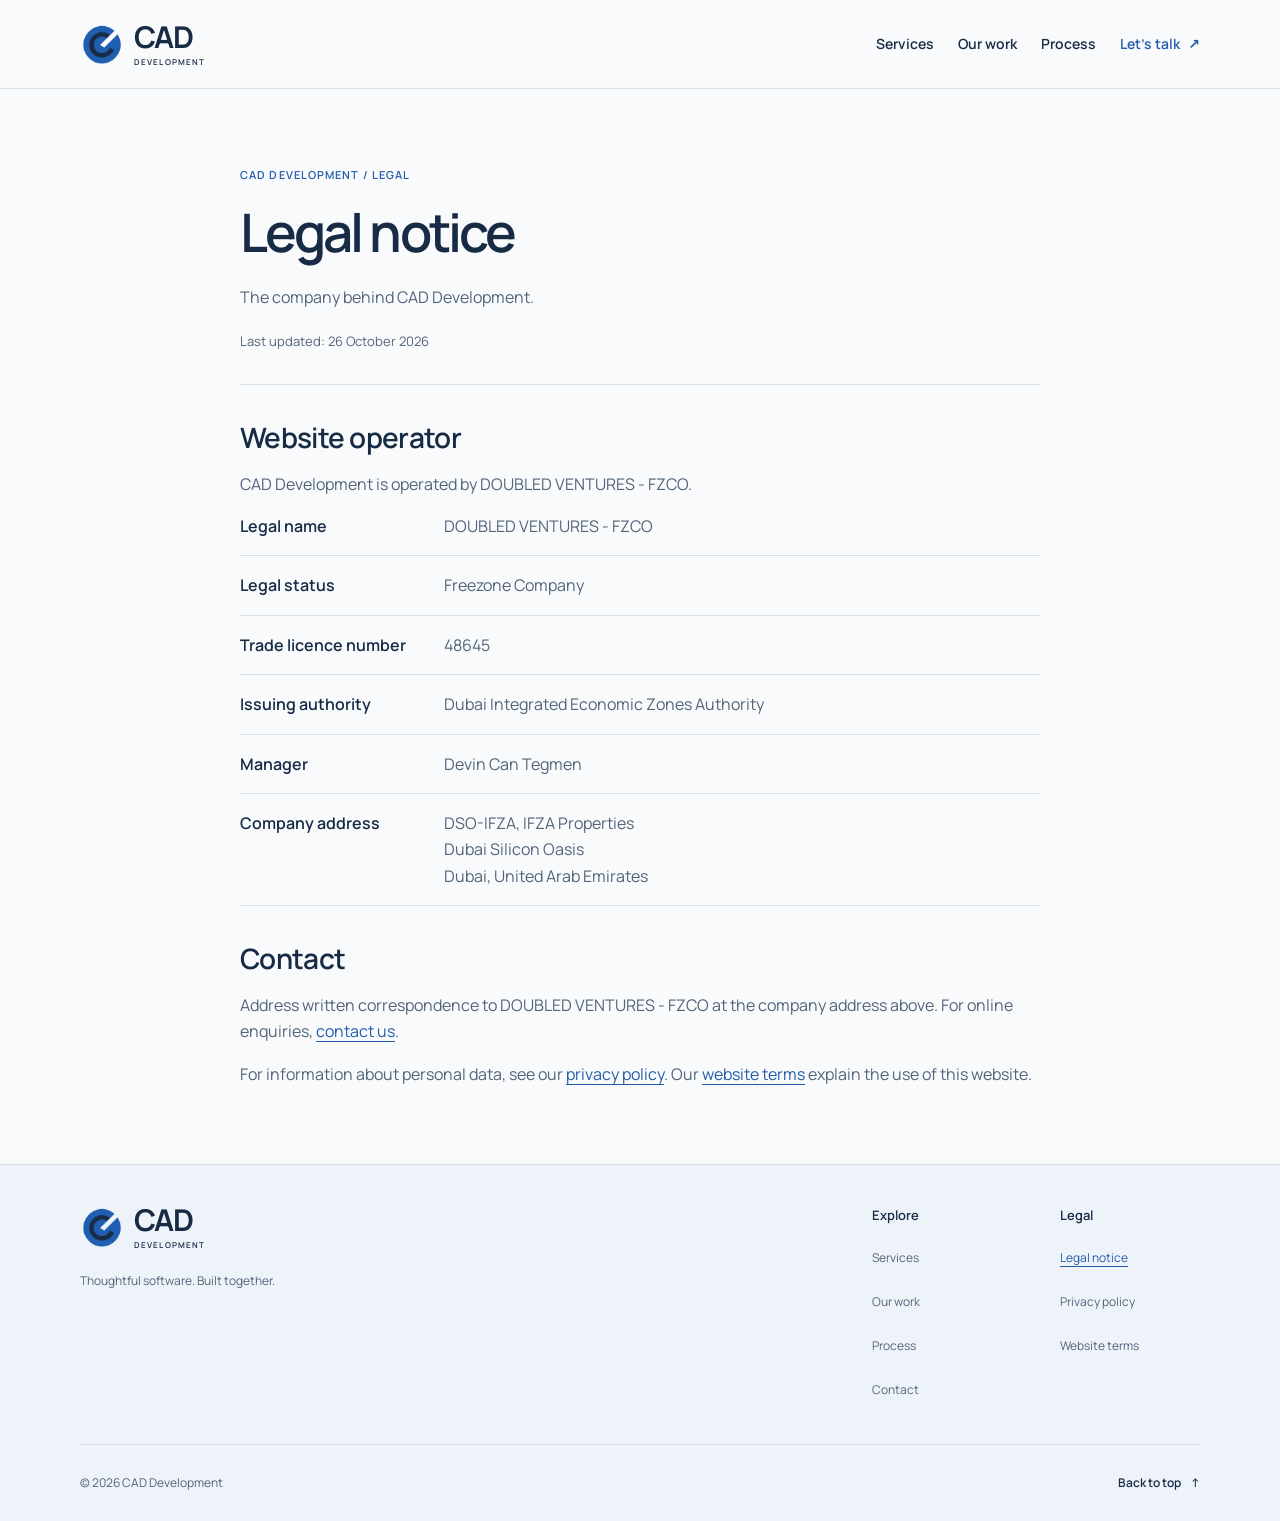
<file: cad-website/legal.html>
<!doctype html>
<html lang="en">
  <head>
    <meta charset="utf-8">
    <meta name="viewport" content="width=device-width, initial-scale=1">
    <meta name="theme-color" content="#182B45">
    <title>Legal notice — CAD Development</title>
    <meta name="description" content="Company and contact information for CAD Development, operated by DOUBLED VENTURES - FZCO in Dubai, United Arab Emirates.">
    <meta property="og:title" content="Legal notice — CAD Development">
    <meta property="og:description" content="Company and contact information for CAD Development, operated by DOUBLED VENTURES - FZCO in Dubai, United Arab Emirates.">
    <meta property="og:type" content="website">
    <link rel="icon" type="image/x-icon" href="favicon.ico">
    <link rel="icon" type="image/png" sizes="32x32" href="assets/images/favicon-32.png">
    <link rel="apple-touch-icon" sizes="180x180" href="assets/images/apple-touch-icon.png">
    <link rel="stylesheet" href="assets/css/blue.css">
    <script src="assets/js/blue.js" defer></script>
  </head>
  <body>
    <a class="skip-link" href="#main">Skip to content</a>
    <header class="site-header">
      <div class="container header-inner">
        <a class="brand" href="index.html#home" aria-label="CAD Development home">
          <img class="brand-symbol" src="assets/images/cad-symbol.png" alt="" width="44" height="44"><span class="brand-wordmark" aria-hidden="true">CAD<span>DEVELOPMENT</span></span>
        </a>
        <button class="menu-toggle" type="button" aria-expanded="false" aria-controls="site-nav" hidden><span>Menu</span><span class="menu-lines" aria-hidden="true"></span></button>
        <nav id="site-nav" class="site-nav" aria-label="Main navigation">
          <a href="index.html#services">Services</a><a href="index.html#work">Our work</a><a href="index.html#process">Process</a>
          <a class="nav-contact" href="index.html#contact">Let’s talk <span aria-hidden="true">↗</span></a>
        </nav>
      </div>
    </header>

    <main id="main" class="legal-page container" tabindex="-1">
      <header class="legal-intro">
        <p class="eyebrow">CAD Development / Legal</p>
        <h1>Legal notice</h1>
        <p>The company behind CAD Development.</p>
        <p class="legal-date">Last updated: <time datetime="2026-10-26">26 October 2026</time></p>
      </header>
      <div class="legal-content">
        <section aria-labelledby="operator-title">
          <h2 id="operator-title">Website operator</h2>
          <p>CAD Development is operated by DOUBLED VENTURES - FZCO.</p>
          <dl class="company-details">
            <div><dt>Legal name</dt><dd>DOUBLED VENTURES - FZCO</dd></div>
            <div><dt>Legal status</dt><dd>Freezone Company</dd></div>
            <div><dt>Trade licence number</dt><dd>48645</dd></div>
            <div><dt>Issuing authority</dt><dd>Dubai Integrated Economic Zones Authority</dd></div>
            <div><dt>Manager</dt><dd>Devin Can Tegmen</dd></div>
            <div><dt>Company address</dt><dd><address>DSO-IFZA, IFZA Properties<br>Dubai Silicon Oasis<br>Dubai, United Arab Emirates</address></dd></div>
          </dl>
        </section>
        <section aria-labelledby="legal-contact-title">
          <h2 id="legal-contact-title">Contact</h2>
          <p>Address written correspondence to DOUBLED VENTURES - FZCO at the company address above. For online enquiries, <a href="index.html#contact">contact us</a>.</p>
          <p>For information about personal data, see our <a href="privacy.html">privacy policy</a>. Our <a href="terms.html">website terms</a> explain the use of this website.</p>
        </section>
      </div>
    </main>

    <footer class="site-footer">
      <div class="container">
        <div class="footer-top">
          <div class="footer-brand">
            <a class="brand" href="index.html#home" aria-label="CAD Development home"><img class="brand-symbol" src="assets/images/cad-symbol.png" alt="" width="44" height="44"><span class="brand-wordmark" aria-hidden="true">CAD<span>DEVELOPMENT</span></span></a>
            <p>Thoughtful software. Built together.</p>
          </div>
          <div class="footer-links">
            <nav aria-label="Footer navigation">
              <p class="footer-heading">Explore</p>
              <ul>
                <li><a href="index.html#services">Services</a></li>
                <li><a href="index.html#work">Our work</a></li>
                <li><a href="index.html#process">Process</a></li>
                <li><a href="index.html#contact">Contact</a></li>
              </ul>
            </nav>
            <nav aria-label="Legal navigation">
              <p class="footer-heading">Legal</p>
              <ul>
                <li><a href="legal.html" aria-current="page">Legal notice</a></li>
                <li><a href="privacy.html">Privacy policy</a></li>
                <li><a href="terms.html">Website terms</a></li>
              </ul>
            </nav>
          </div>
        </div>
        <div class="footer-bottom">
          <p>© <span id="copyright-year">2026</span> CAD Development</p>
          <a class="text-link" href="#main">Back to top <span aria-hidden="true">↑</span></a>
        </div>
      </div>
    </footer>
  </body>
</html>
</file>
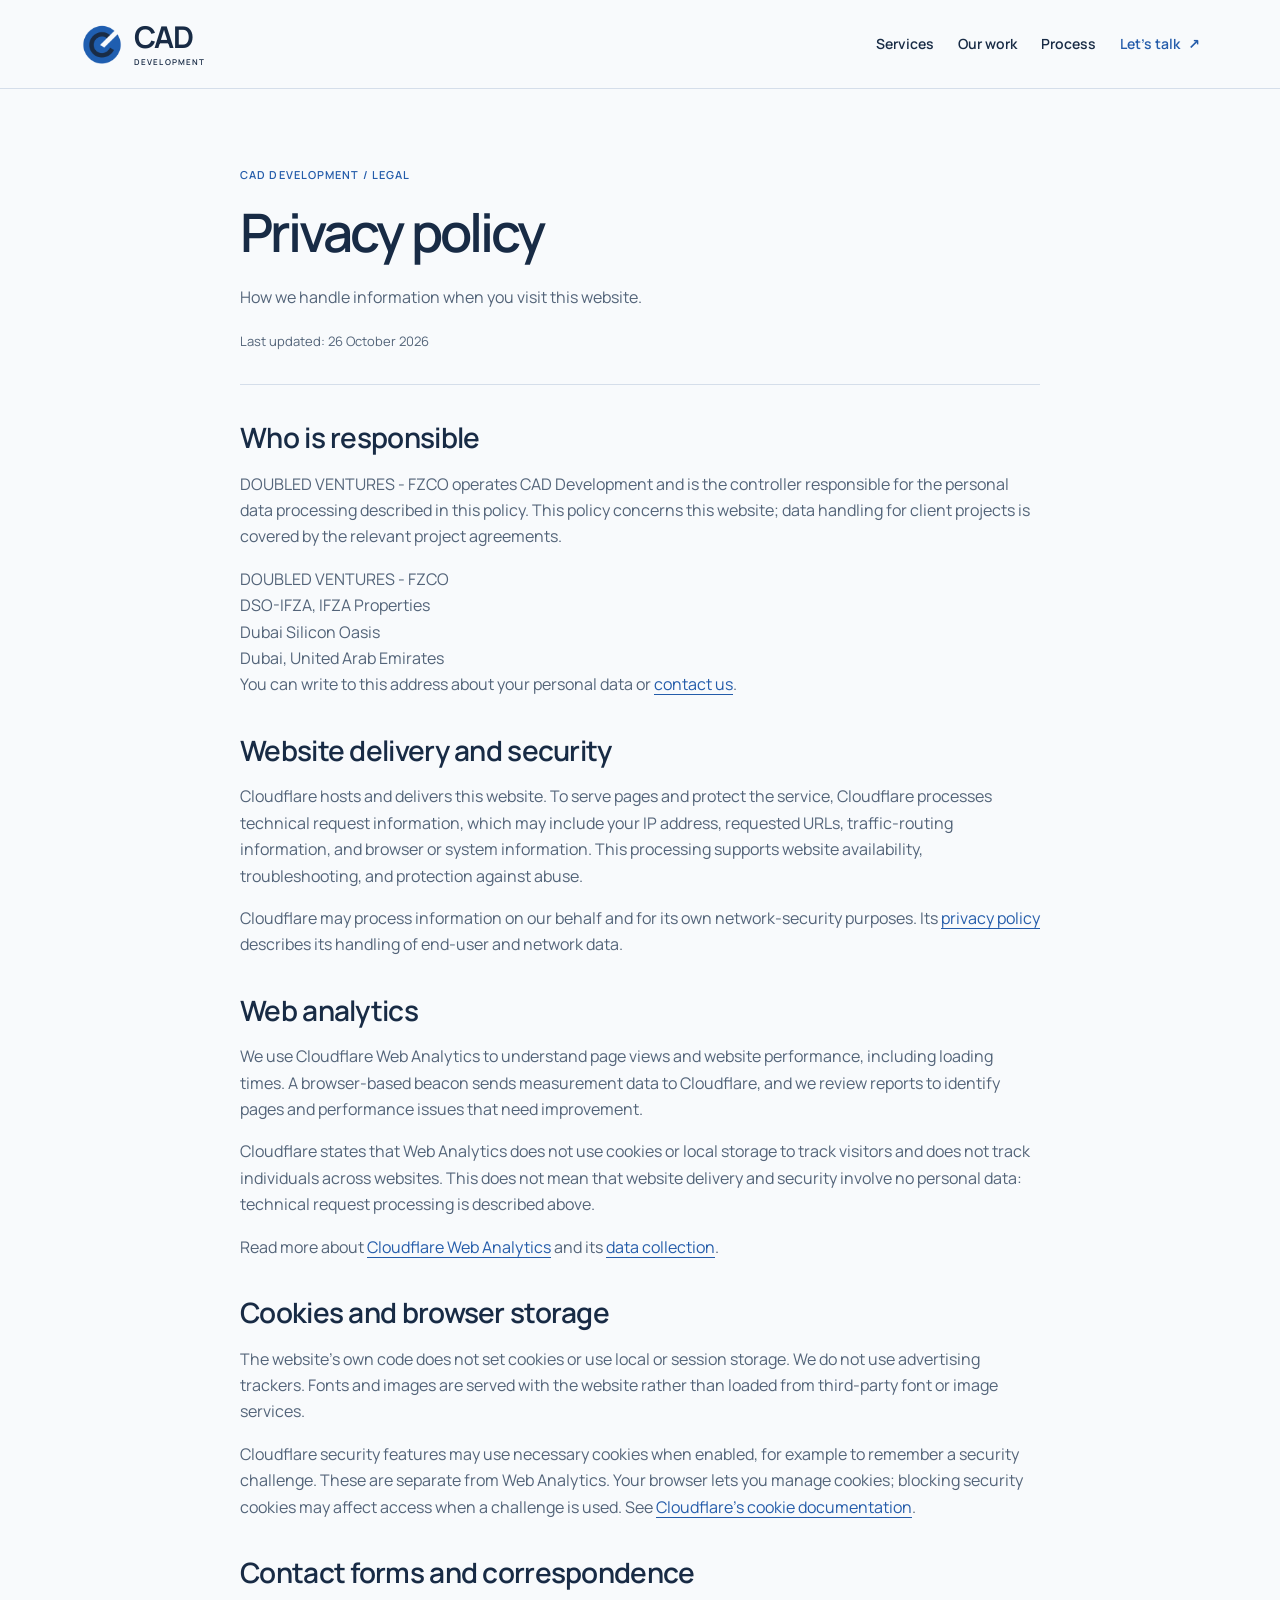
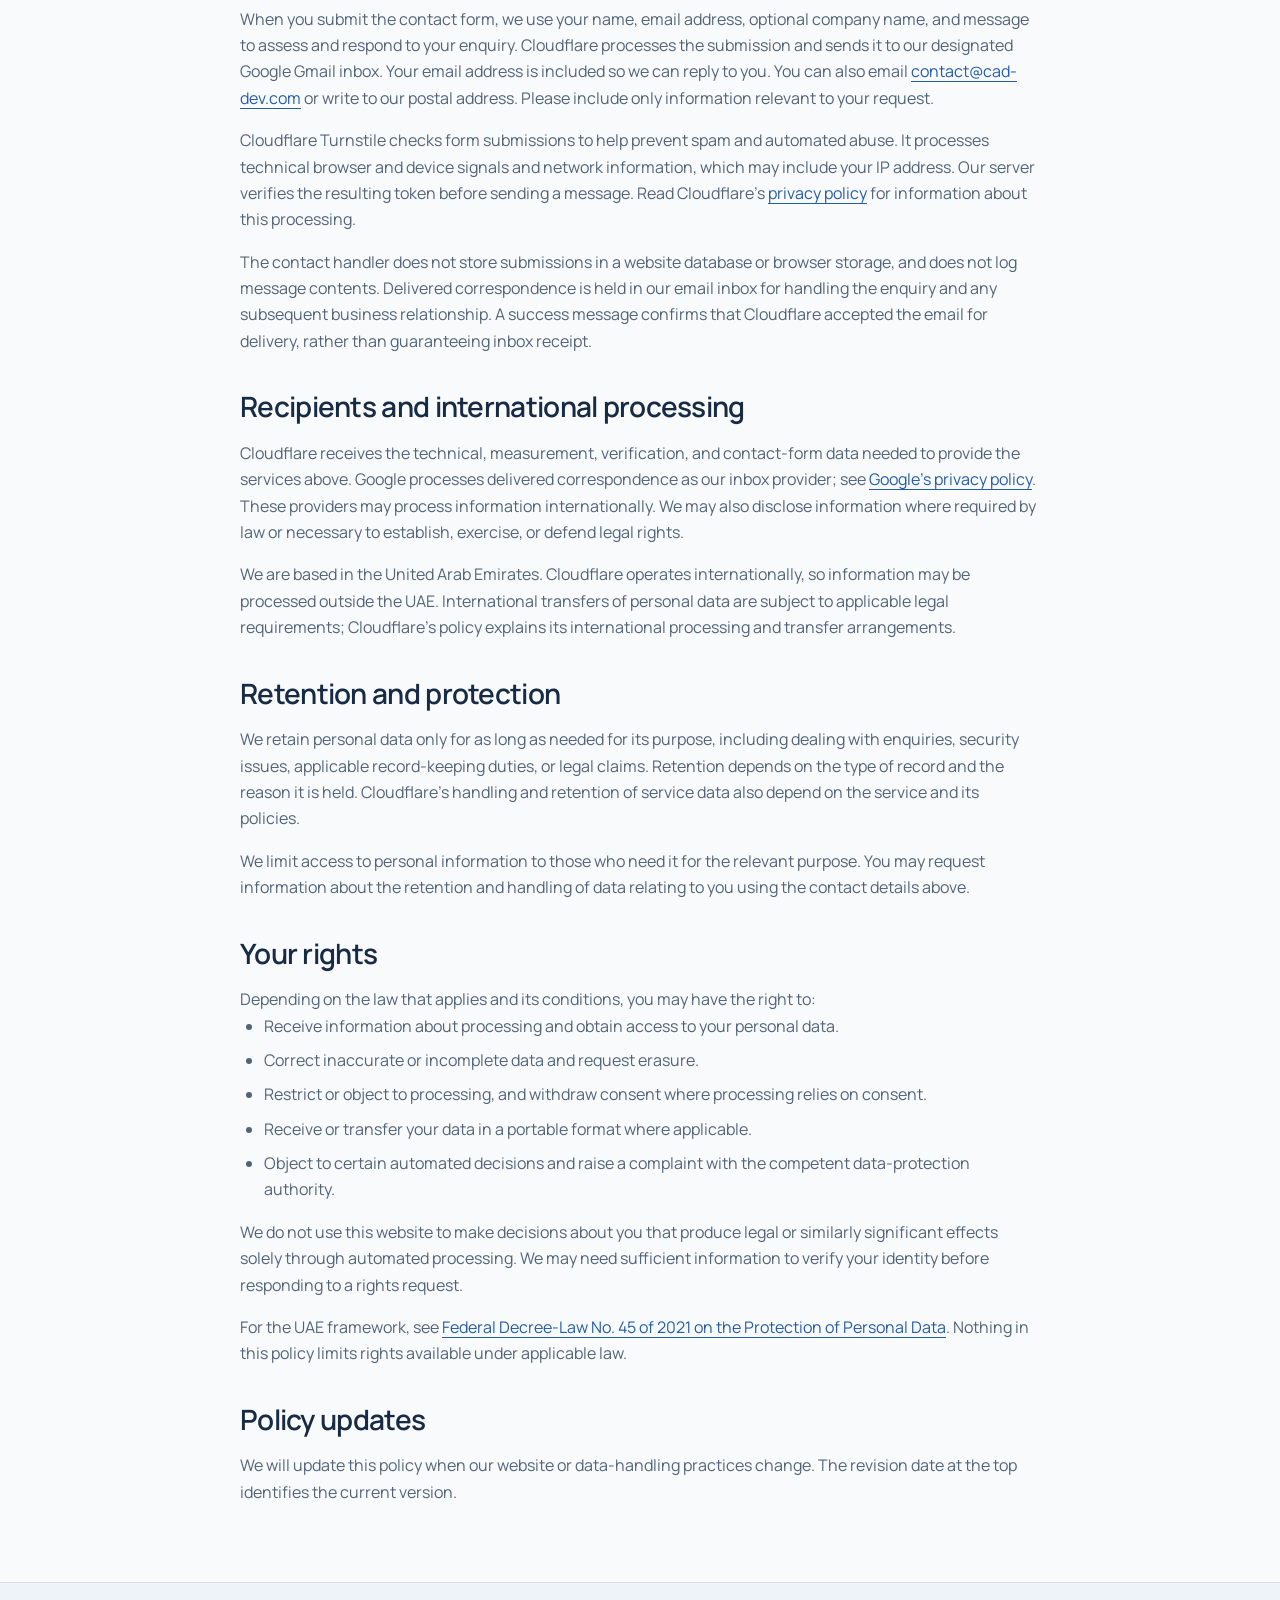
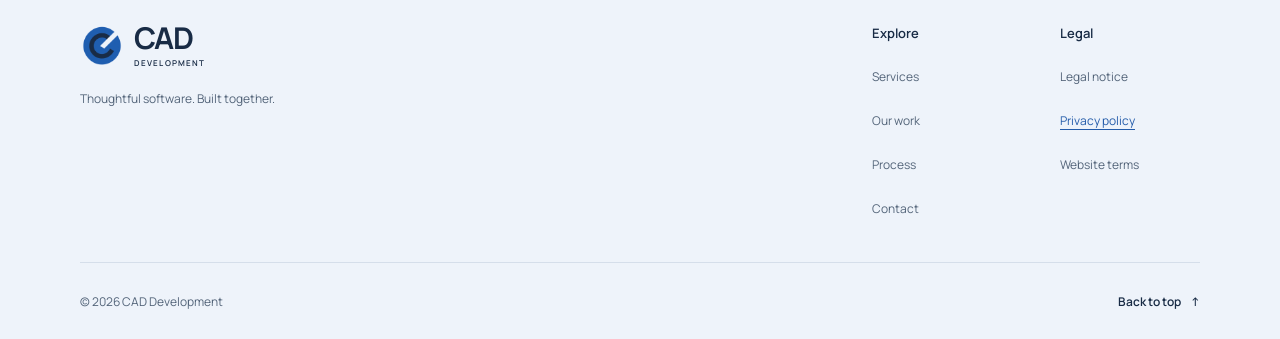
<file: cad-website/privacy.html>
<!doctype html>
<html lang="en">
  <head>
    <meta charset="utf-8">
    <meta name="viewport" content="width=device-width, initial-scale=1">
    <meta name="theme-color" content="#182B45">
    <title>Privacy policy — CAD Development</title>
    <meta name="description" content="How DOUBLED VENTURES - FZCO handles personal data for the CAD Development website, including Cloudflare hosting and web analytics.">
    <meta property="og:title" content="Privacy policy — CAD Development">
    <meta property="og:description" content="How DOUBLED VENTURES - FZCO handles personal data for the CAD Development website, including Cloudflare hosting and web analytics.">
    <meta property="og:type" content="website">
    <link rel="icon" type="image/x-icon" href="favicon.ico">
    <link rel="icon" type="image/png" sizes="32x32" href="assets/images/favicon-32.png">
    <link rel="apple-touch-icon" sizes="180x180" href="assets/images/apple-touch-icon.png">
    <link rel="stylesheet" href="assets/css/blue.css">
    <script src="assets/js/blue.js" defer></script>
  </head>
  <body>
    <a class="skip-link" href="#main">Skip to content</a>
    <header class="site-header">
      <div class="container header-inner">
        <a class="brand" href="index.html#home" aria-label="CAD Development home">
          <img class="brand-symbol" src="assets/images/cad-symbol.png" alt="" width="44" height="44"><span class="brand-wordmark" aria-hidden="true">CAD<span>DEVELOPMENT</span></span>
        </a>
        <button class="menu-toggle" type="button" aria-expanded="false" aria-controls="site-nav" hidden><span>Menu</span><span class="menu-lines" aria-hidden="true"></span></button>
        <nav id="site-nav" class="site-nav" aria-label="Main navigation">
          <a href="index.html#services">Services</a><a href="index.html#work">Our work</a><a href="index.html#process">Process</a>
          <a class="nav-contact" href="index.html#contact">Let’s talk <span aria-hidden="true">↗</span></a>
        </nav>
      </div>
    </header>

    <main id="main" class="legal-page container" tabindex="-1">
      <header class="legal-intro">
        <p class="eyebrow">CAD Development / Legal</p>
        <h1>Privacy policy</h1>
        <p>How we handle information when you visit this website.</p>
        <p class="legal-date">Last updated: <time datetime="2026-10-26">26 October 2026</time></p>
      </header>
      <div class="legal-content">
        <section aria-labelledby="responsibility-title">
          <h2 id="responsibility-title">Who is responsible</h2>
          <p>DOUBLED VENTURES - FZCO operates CAD Development and is the controller responsible for the personal data processing described in this policy. This policy concerns this website; data handling for client projects is covered by the relevant project agreements.</p>
          <address>DOUBLED VENTURES - FZCO<br>DSO-IFZA, IFZA Properties<br>Dubai Silicon Oasis<br>Dubai, United Arab Emirates</address>
          <p>You can write to this address about your personal data or <a href="index.html#contact">contact us</a>.</p>
        </section>
        <section aria-labelledby="hosting-title">
          <h2 id="hosting-title">Website delivery and security</h2>
          <p>Cloudflare hosts and delivers this website. To serve pages and protect the service, Cloudflare processes technical request information, which may include your IP address, requested URLs, traffic-routing information, and browser or system information. This processing supports website availability, troubleshooting, and protection against abuse.</p>
          <p>Cloudflare may process information on our behalf and for its own network-security purposes. Its <a href="https://www.cloudflare.com/policies/privacy/">privacy policy</a> describes its handling of end-user and network data.</p>
        </section>
        <section aria-labelledby="analytics-title">
          <h2 id="analytics-title">Web analytics</h2>
          <p>We use Cloudflare Web Analytics to understand page views and website performance, including loading times. A browser-based beacon sends measurement data to Cloudflare, and we review reports to identify pages and performance issues that need improvement.</p>
          <p>Cloudflare states that Web Analytics does not use cookies or local storage to track visitors and does not track individuals across websites. This does not mean that website delivery and security involve no personal data: technical request processing is described above.</p>
          <p>Read more about <a href="https://developers.cloudflare.com/web-analytics/">Cloudflare Web Analytics</a> and its <a href="https://developers.cloudflare.com/web-analytics/data-metrics/data-origin-and-collection/">data collection</a>.</p>
        </section>
        <section aria-labelledby="cookies-title">
          <h2 id="cookies-title">Cookies and browser storage</h2>
          <p>The website’s own code does not set cookies or use local or session storage. We do not use advertising trackers. Fonts and images are served with the website rather than loaded from third-party font or image services.</p>
          <p>Cloudflare security features may use necessary cookies when enabled, for example to remember a security challenge. These are separate from Web Analytics. Your browser lets you manage cookies; blocking security cookies may affect access when a challenge is used. See <a href="https://developers.cloudflare.com/fundamentals/reference/policies-compliances/cloudflare-cookies/">Cloudflare’s cookie documentation</a>.</p>
        </section>
        <section aria-labelledby="correspondence-title">
          <h2 id="correspondence-title">Contact forms and correspondence</h2>
          <p>When you submit the contact form, we use your name, email address, optional company name, and message to assess and respond to your enquiry. Cloudflare processes the submission and sends it to our designated Google Gmail inbox. Your email address is included so we can reply to you. You can also email <a href="mailto:contact@cad-dev.com">contact@cad-dev.com</a> or write to our postal address. Please include only information relevant to your request.</p>
          <p>Cloudflare Turnstile checks form submissions to help prevent spam and automated abuse. It processes technical browser and device signals and network information, which may include your IP address. Our server verifies the resulting token before sending a message. Read Cloudflare’s <a href="https://www.cloudflare.com/privacypolicy/">privacy policy</a> for information about this processing.</p>
          <p>The contact handler does not store submissions in a website database or browser storage, and does not log message contents. Delivered correspondence is held in our email inbox for handling the enquiry and any subsequent business relationship. A success message confirms that Cloudflare accepted the email for delivery, rather than guaranteeing inbox receipt.</p>
        </section>
        <section aria-labelledby="sharing-title">
          <h2 id="sharing-title">Recipients and international processing</h2>
          <p>Cloudflare receives the technical, measurement, verification, and contact-form data needed to provide the services above. Google processes delivered correspondence as our inbox provider; see <a href="https://policies.google.com/privacy">Google’s privacy policy</a>. These providers may process information internationally. We may also disclose information where required by law or necessary to establish, exercise, or defend legal rights.</p>
          <p>We are based in the United Arab Emirates. Cloudflare operates internationally, so information may be processed outside the UAE. International transfers of personal data are subject to applicable legal requirements; Cloudflare’s policy explains its international processing and transfer arrangements.</p>
        </section>
        <section aria-labelledby="retention-title">
          <h2 id="retention-title">Retention and protection</h2>
          <p>We retain personal data only for as long as needed for its purpose, including dealing with enquiries, security issues, applicable record-keeping duties, or legal claims. Retention depends on the type of record and the reason it is held. Cloudflare’s handling and retention of service data also depend on the service and its policies.</p>
          <p>We limit access to personal information to those who need it for the relevant purpose. You may request information about the retention and handling of data relating to you using the contact details above.</p>
        </section>
        <section aria-labelledby="rights-title">
          <h2 id="rights-title">Your rights</h2>
          <p>Depending on the law that applies and its conditions, you may have the right to:</p>
          <ul>
            <li>Receive information about processing and obtain access to your personal data.</li>
            <li>Correct inaccurate or incomplete data and request erasure.</li>
            <li>Restrict or object to processing, and withdraw consent where processing relies on consent.</li>
            <li>Receive or transfer your data in a portable format where applicable.</li>
            <li>Object to certain automated decisions and raise a complaint with the competent data-protection authority.</li>
          </ul>
          <p>We do not use this website to make decisions about you that produce legal or similarly significant effects solely through automated processing. We may need sufficient information to verify your identity before responding to a rights request.</p>
          <p>For the UAE framework, see <a href="https://uaelegislation.gov.ae/en/legislations/1972/download">Federal Decree-Law No. 45 of 2021 on the Protection of Personal Data</a>. Nothing in this policy limits rights available under applicable law.</p>
        </section>
        <section aria-labelledby="privacy-updates-title">
          <h2 id="privacy-updates-title">Policy updates</h2>
          <p>We will update this policy when our website or data-handling practices change. The revision date at the top identifies the current version.</p>
        </section>
      </div>
    </main>

    <footer class="site-footer">
      <div class="container">
        <div class="footer-top">
          <div class="footer-brand">
            <a class="brand" href="index.html#home" aria-label="CAD Development home"><img class="brand-symbol" src="assets/images/cad-symbol.png" alt="" width="44" height="44"><span class="brand-wordmark" aria-hidden="true">CAD<span>DEVELOPMENT</span></span></a>
            <p>Thoughtful software. Built together.</p>
          </div>
          <div class="footer-links">
            <nav aria-label="Footer navigation">
              <p class="footer-heading">Explore</p>
              <ul>
                <li><a href="index.html#services">Services</a></li>
                <li><a href="index.html#work">Our work</a></li>
                <li><a href="index.html#process">Process</a></li>
                <li><a href="index.html#contact">Contact</a></li>
              </ul>
            </nav>
            <nav aria-label="Legal navigation">
              <p class="footer-heading">Legal</p>
              <ul>
                <li><a href="legal.html">Legal notice</a></li>
                <li><a href="privacy.html" aria-current="page">Privacy policy</a></li>
                <li><a href="terms.html">Website terms</a></li>
              </ul>
            </nav>
          </div>
        </div>
        <div class="footer-bottom">
          <p>© <span id="copyright-year">2026</span> CAD Development</p>
          <a class="text-link" href="#main">Back to top <span aria-hidden="true">↑</span></a>
        </div>
      </div>
    </footer>
  </body>
</html>
</file>
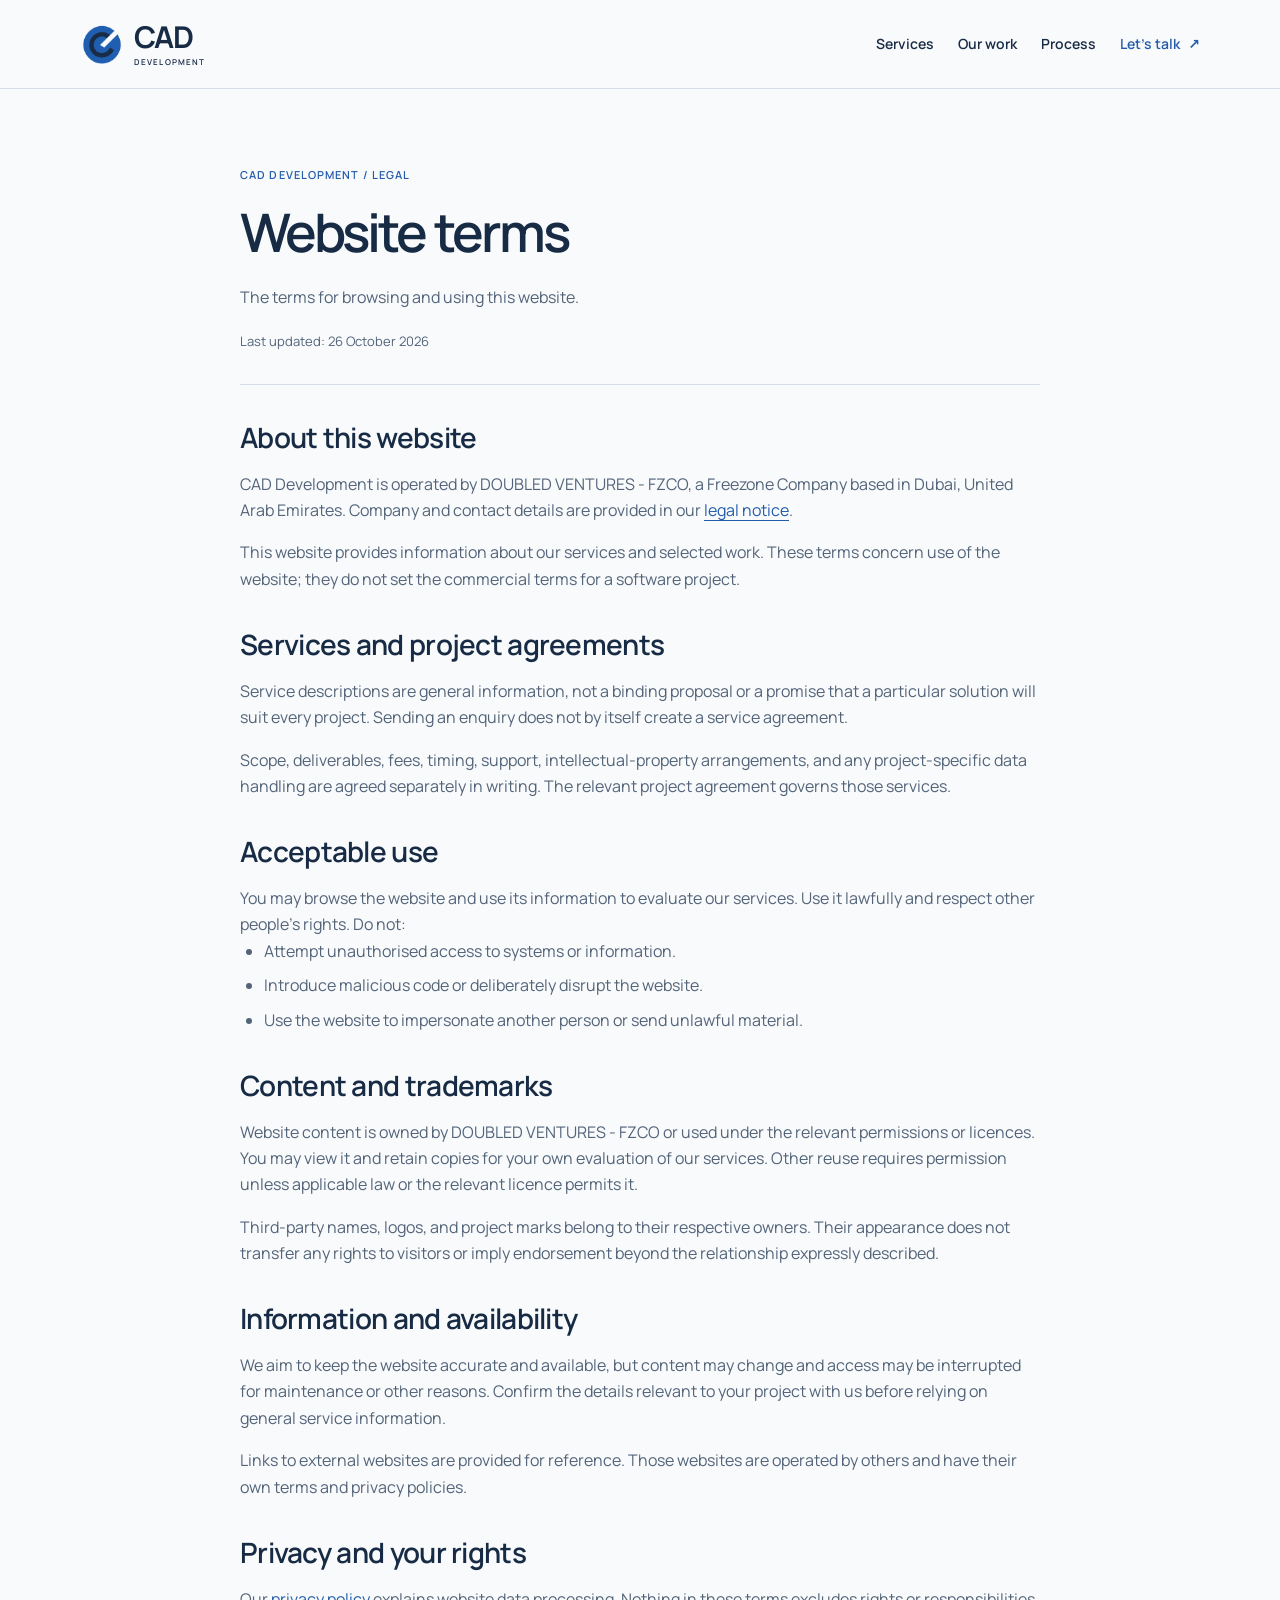
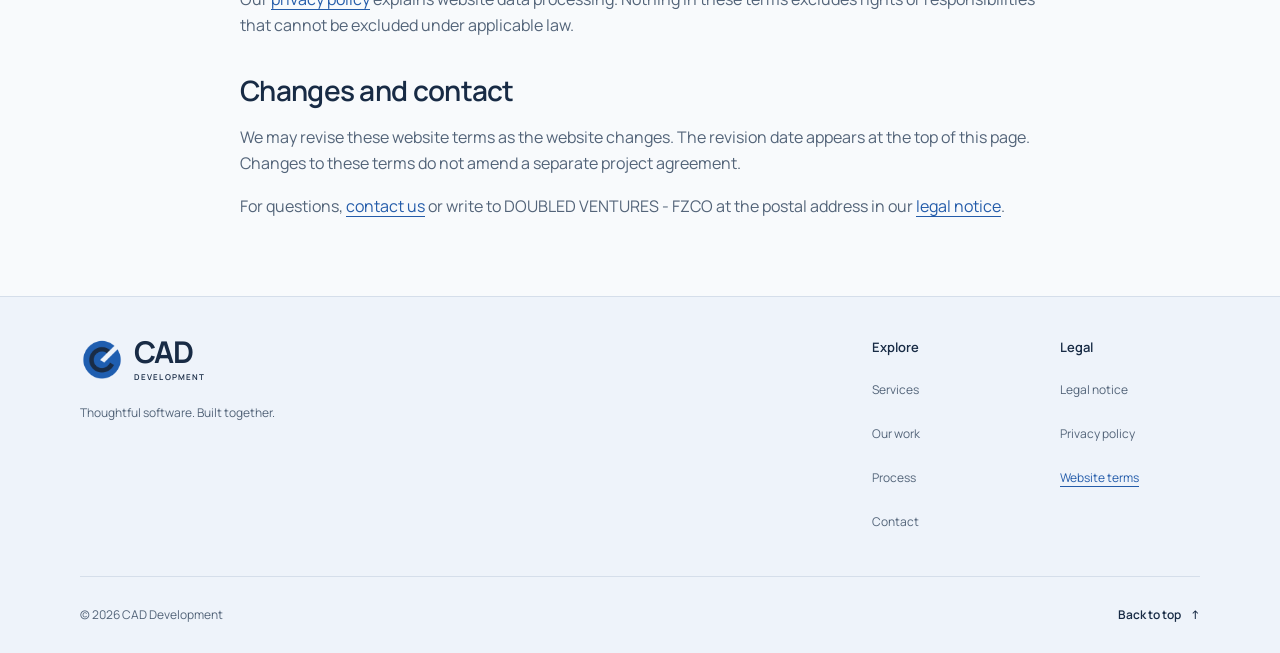
<file: cad-website/terms.html>
<!doctype html>
<html lang="en">
  <head>
    <meta charset="utf-8">
    <meta name="viewport" content="width=device-width, initial-scale=1">
    <meta name="theme-color" content="#182B45">
    <title>Website terms — CAD Development</title>
    <meta name="description" content="Terms for using the CAD Development website, operated by DOUBLED VENTURES - FZCO.">
    <meta property="og:title" content="Website terms — CAD Development">
    <meta property="og:description" content="Terms for using the CAD Development website, operated by DOUBLED VENTURES - FZCO.">
    <meta property="og:type" content="website">
    <link rel="icon" type="image/x-icon" href="favicon.ico">
    <link rel="icon" type="image/png" sizes="32x32" href="assets/images/favicon-32.png">
    <link rel="apple-touch-icon" sizes="180x180" href="assets/images/apple-touch-icon.png">
    <link rel="stylesheet" href="assets/css/blue.css">
    <script src="assets/js/blue.js" defer></script>
  </head>
  <body>
    <a class="skip-link" href="#main">Skip to content</a>
    <header class="site-header">
      <div class="container header-inner">
        <a class="brand" href="index.html#home" aria-label="CAD Development home">
          <img class="brand-symbol" src="assets/images/cad-symbol.png" alt="" width="44" height="44"><span class="brand-wordmark" aria-hidden="true">CAD<span>DEVELOPMENT</span></span>
        </a>
        <button class="menu-toggle" type="button" aria-expanded="false" aria-controls="site-nav" hidden><span>Menu</span><span class="menu-lines" aria-hidden="true"></span></button>
        <nav id="site-nav" class="site-nav" aria-label="Main navigation">
          <a href="index.html#services">Services</a><a href="index.html#work">Our work</a><a href="index.html#process">Process</a>
          <a class="nav-contact" href="index.html#contact">Let’s talk <span aria-hidden="true">↗</span></a>
        </nav>
      </div>
    </header>

    <main id="main" class="legal-page container" tabindex="-1">
      <header class="legal-intro">
        <p class="eyebrow">CAD Development / Legal</p>
        <h1>Website terms</h1>
        <p>The terms for browsing and using this website.</p>
        <p class="legal-date">Last updated: <time datetime="2026-10-26">26 October 2026</time></p>
      </header>
      <div class="legal-content">
        <section aria-labelledby="about-terms-title">
          <h2 id="about-terms-title">About this website</h2>
          <p>CAD Development is operated by DOUBLED VENTURES - FZCO, a Freezone Company based in Dubai, United Arab Emirates. Company and contact details are provided in our <a href="legal.html">legal notice</a>.</p>
          <p>This website provides information about our services and selected work. These terms concern use of the website; they do not set the commercial terms for a software project.</p>
        </section>
        <section aria-labelledby="services-agreements-title">
          <h2 id="services-agreements-title">Services and project agreements</h2>
          <p>Service descriptions are general information, not a binding proposal or a promise that a particular solution will suit every project. Sending an enquiry does not by itself create a service agreement.</p>
          <p>Scope, deliverables, fees, timing, support, intellectual-property arrangements, and any project-specific data handling are agreed separately in writing. The relevant project agreement governs those services.</p>
        </section>
        <section aria-labelledby="lawful-use-title">
          <h2 id="lawful-use-title">Acceptable use</h2>
          <p>You may browse the website and use its information to evaluate our services. Use it lawfully and respect other people’s rights. Do not:</p>
          <ul>
            <li>Attempt unauthorised access to systems or information.</li>
            <li>Introduce malicious code or deliberately disrupt the website.</li>
            <li>Use the website to impersonate another person or send unlawful material.</li>
          </ul>
        </section>
        <section aria-labelledby="ownership-title">
          <h2 id="ownership-title">Content and trademarks</h2>
          <p>Website content is owned by DOUBLED VENTURES - FZCO or used under the relevant permissions or licences. You may view it and retain copies for your own evaluation of our services. Other reuse requires permission unless applicable law or the relevant licence permits it.</p>
          <p>Third-party names, logos, and project marks belong to their respective owners. Their appearance does not transfer any rights to visitors or imply endorsement beyond the relationship expressly described.</p>
        </section>
        <section aria-labelledby="information-title">
          <h2 id="information-title">Information and availability</h2>
          <p>We aim to keep the website accurate and available, but content may change and access may be interrupted for maintenance or other reasons. Confirm the details relevant to your project with us before relying on general service information.</p>
          <p>Links to external websites are provided for reference. Those websites are operated by others and have their own terms and privacy policies.</p>
        </section>
        <section aria-labelledby="terms-privacy-title">
          <h2 id="terms-privacy-title">Privacy and your rights</h2>
          <p>Our <a href="privacy.html">privacy policy</a> explains website data processing. Nothing in these terms excludes rights or responsibilities that cannot be excluded under applicable law.</p>
        </section>
        <section aria-labelledby="terms-contact-title">
          <h2 id="terms-contact-title">Changes and contact</h2>
          <p>We may revise these website terms as the website changes. The revision date appears at the top of this page. Changes to these terms do not amend a separate project agreement.</p>
          <p>For questions, <a href="index.html#contact">contact us</a> or write to DOUBLED VENTURES - FZCO at the postal address in our <a href="legal.html">legal notice</a>.</p>
        </section>
      </div>
    </main>

    <footer class="site-footer">
      <div class="container">
        <div class="footer-top">
          <div class="footer-brand">
            <a class="brand" href="index.html#home" aria-label="CAD Development home"><img class="brand-symbol" src="assets/images/cad-symbol.png" alt="" width="44" height="44"><span class="brand-wordmark" aria-hidden="true">CAD<span>DEVELOPMENT</span></span></a>
            <p>Thoughtful software. Built together.</p>
          </div>
          <div class="footer-links">
            <nav aria-label="Footer navigation">
              <p class="footer-heading">Explore</p>
              <ul>
                <li><a href="index.html#services">Services</a></li>
                <li><a href="index.html#work">Our work</a></li>
                <li><a href="index.html#process">Process</a></li>
                <li><a href="index.html#contact">Contact</a></li>
              </ul>
            </nav>
            <nav aria-label="Legal navigation">
              <p class="footer-heading">Legal</p>
              <ul>
                <li><a href="legal.html">Legal notice</a></li>
                <li><a href="privacy.html">Privacy policy</a></li>
                <li><a href="terms.html" aria-current="page">Website terms</a></li>
              </ul>
            </nav>
          </div>
        </div>
        <div class="footer-bottom">
          <p>© <span id="copyright-year">2026</span> CAD Development</p>
          <a class="text-link" href="#main">Back to top <span aria-hidden="true">↑</span></a>
        </div>
      </div>
    </footer>
  </body>
</html>
</file>
<file: cad-website/assets/css/blue.css>
@font-face {
  font-family: "Manrope";
  font-style: normal;
  font-weight: 400 700;
  font-display: swap;
  src: url("../fonts/manrope-latin-ext-variable.woff2") format("woff2");
  unicode-range: U+0100-02BA, U+02BD-02C5, U+02C7-02CC, U+02CE-02D7, U+02DD-02FF, U+0304, U+0308, U+0329, U+1D00-1DBF, U+1E00-1E9F, U+1EF2-1EFF, U+2020, U+20A0-20AB, U+20AD-20C0, U+2113, U+2C60-2C7F, U+A720-A7FF;
}
@font-face {
  font-family: "Manrope";
  font-style: normal;
  font-weight: 400 700;
  font-display: swap;
  src: url("../fonts/manrope-latin-variable.woff2") format("woff2");
  unicode-range: U+0000-00FF, U+0131, U+0152-0153, U+02BB-02BC, U+02C6, U+02DA, U+02DC, U+0304, U+0308, U+0329, U+2000-206F, U+20AC, U+2122, U+2191, U+2193, U+2212, U+2215, U+FEFF, U+FFFD;
}

:root {
  color-scheme: light;
  --page: #f8fafc; --text: #182b45; --secondary: #536479;
  --surface: #eef3fa; --divider: #d5deea; --boundary: #71849e;
  --accent: #245caa; --accent-hover: #1c4885; --button-text: #fff;
  --gutter: clamp(20px, 4vw, 48px);
}
* { box-sizing: border-box; }
html { background: var(--page); scroll-behavior: smooth; scroll-padding-top: 24px; }
body { margin: 0; background: var(--page); color: var(--text); font-family: "Manrope", system-ui, -apple-system, BlinkMacSystemFont, "Segoe UI", sans-serif; font-size: 16px; line-height: 1.65; -webkit-font-smoothing: antialiased; }
button, input, textarea { font: inherit; }
button, a { -webkit-tap-highlight-color: transparent; }
a { color: var(--accent); text-decoration: none; text-underline-offset: 4px; }
a:hover { text-decoration: underline; }
::selection { background: #d4e4fb; color: var(--text); }
:focus-visible { outline: 2px solid var(--accent); outline-offset: 5px; }
[hidden] { display: none !important; }
img, svg { display: block; max-width: 100%; }
p, h1, h2, h3 { margin: 0; }
h1, h2, h3 { font-weight: 600; line-height: 1.2; text-wrap: balance; }
h1 { font-size: clamp(36px, 4.15vw, 58px); letter-spacing: -.055em; overflow-wrap: anywhere; }
h2 { font-size: clamp(28px, 3vw, 38px); letter-spacing: -.045em; }
h3 { font-size: 20px; letter-spacing: -.025em; line-height: 1.35; }
p { color: var(--secondary); }
ul, ol { padding: 0; margin: 0; list-style: none; }
.container { width: min(100% - var(--gutter) * 2, 1120px); margin-inline: auto; }
.section-pad { padding-block: clamp(48px, 5vw, 64px); border-top: 1px solid var(--divider); }
.eyebrow { font-size: 11px; line-height: 1.7; font-weight: 600; letter-spacing: .1em; text-transform: uppercase; color: var(--accent); }
.section-heading { margin-bottom: 32px; }
.section-index { margin-bottom: 18px; }
.section-intro { max-width: 66ch; margin-top: 20px; }
.skip-link { position: fixed; top: 12px; left: 12px; z-index: 10; padding: 12px 20px; background: var(--accent); color: var(--button-text); border-radius: 8px; transform: translateY(-160%); }
.skip-link:focus { transform: translateY(0); }
.site-header { border-bottom: 1px solid var(--divider); }
.header-inner { min-height: 88px; display: flex; align-items: center; justify-content: space-between; gap: 24px; }
.brand { display: inline-flex; align-items: center; gap: 10px; min-height: 44px; color: var(--text); text-decoration: none; flex-shrink: 0; }
.brand:hover { text-decoration: none; }
.brand-symbol { width: 44px; height: 44px; flex-shrink: 0; }
.brand-wordmark { font-size: 30px; line-height: 1; font-weight: 700; letter-spacing: -.035em; }
.brand-wordmark > span { display: block; margin-top: 6px; font-size: 8px; font-weight: 600; letter-spacing: .14em; }
.site-nav { display: flex; align-items: center; gap: 24px; }
.site-nav a { display: inline-flex; align-items: center; gap: 8px; min-height: 44px; color: var(--text); font-size: 14px; font-weight: 600; }
.site-nav .nav-contact { color: var(--accent); }
.menu-toggle { display: none; align-items: center; justify-content: center; gap: 14px; min-height: 44px; padding: 8px 12px; border: 1px solid var(--boundary); border-radius: 8px; color: var(--text); background: transparent; cursor: pointer; font-size: 14px; font-weight: 600; }
.menu-toggle:hover { background: var(--surface); border-color: var(--accent); }
.menu-lines { position: relative; width: 16px; height: 12px; border-block: 1px solid currentColor; }
.menu-toggle[aria-expanded="true"] .menu-lines { border: 0; }
.menu-toggle[aria-expanded="true"] .menu-lines::before, .menu-toggle[aria-expanded="true"] .menu-lines::after { content: ""; position: absolute; top: 5px; left: 0; width: 16px; border-top: 1px solid; transform: rotate(45deg); }
.menu-toggle[aria-expanded="true"] .menu-lines::after { transform: rotate(-45deg); }
.hero { display: grid; grid-template-columns: minmax(0, 1.5fr) minmax(0, 1fr); column-gap: clamp(36px, 5vw, 76px); align-items: center; padding-top: clamp(48px, 7vw, 88px); }
.hero .eyebrow { margin-bottom: 24px; max-width: 48ch; }
h1 > span { color: var(--accent); }
.hero-description { margin-top: 24px; font-size: 18px; line-height: 1.7; max-width: 47ch; }
.hero-actions { display: flex; flex-wrap: wrap; align-items: center; gap: 12px 26px; margin-top: 30px; }
.button { display: inline-flex; align-items: center; justify-content: center; gap: 18px; min-height: 48px; padding: 12px 20px; border: 1px solid var(--accent); border-radius: 8px; background: var(--accent); color: var(--button-text); font-size: 14px; line-height: 1.5; font-weight: 600; text-decoration: none; cursor: pointer; }
.button:hover { text-decoration: none; }
.button:hover:not(:disabled) { background: var(--accent-hover); border-color: var(--accent-hover); }
.button:disabled { cursor: not-allowed; background: #dbe5f3; color: var(--secondary); border-color: var(--boundary); }
.text-link { display: inline-flex; align-items: center; gap: 10px; min-height: 44px; font-size: 14px; font-weight: 600; color: var(--text); }
.hero-photo { width: 100%; max-width: 360px; justify-self: end; overflow: hidden; border-radius: 10px; background: var(--surface); }
.hero-photo img { width: 100%; height: auto; aspect-ratio: 4 / 5; object-fit: cover; }
.hero-foot { grid-column: 1 / -1; display: flex; flex-wrap: wrap; justify-content: space-between; align-items: center; gap: 8px 24px; border-top: 1px solid var(--divider); margin-top: 56px; padding-block: 22px 36px; font-size: 12px; line-height: 1.8; color: var(--secondary); }
.hero-foot a { display: inline-flex; align-items: center; gap: 12px; min-height: 44px; }
/* One underline spans the label, flex gap, and icon without breaking. */
.text-link, .hero-foot a, .site-nav .nav-contact { position: relative; width: fit-content; }
.text-link:hover, .hero-foot a:hover, .site-nav .nav-contact:hover { text-decoration: none; }
.text-link::after, .hero-foot a::after, .site-nav .nav-contact::after { content: ""; position: absolute; inset-inline: 0; top: calc(50% + .5em + 4px); height: 1px; background: currentColor; opacity: 0; pointer-events: none; }
.text-link:hover::after, .hero-foot a:hover::after, .site-nav .nav-contact:hover::after { opacity: 1; }
.service-grid { display: grid; grid-template-columns: repeat(3, minmax(0, 1fr)); gap: 40px clamp(24px, 4vw, 56px); }
.service-card { min-width: 0; }
.service-top { display: flex; align-items: center; justify-content: space-between; margin-bottom: 16px; }
.service-icon { width: 28px; height: 28px; display: flex; align-items: center; color: var(--accent); font-size: 24px; font-weight: 400; letter-spacing: -.1em; }
.small-index { font-size: 12px; color: var(--accent); }
.service-card h3 { margin-bottom: 10px; }
.service-card p { max-width: 55ch; }
.service-secondary { margin-top: 32px; padding-top: 24px; border-top: 1px solid var(--divider); }
.service-secondary h3 { font-size: 18px; }
.service-secondary p { max-width: 75ch; }
.service-secondary .text-link { margin-top: 12px; }
.project-grid { display: grid; grid-template-columns: repeat(2, minmax(0, 1fr)); gap: 36px; }
.project-card { min-width: 0; border: 1px solid var(--divider); border-radius: 10px; overflow: hidden; }
.project-logo { display: flex; align-items: center; justify-content: center; min-height: 160px; padding: 28px; border-bottom: 1px solid var(--divider); background: var(--surface); }
.project-logo img { width: 70%; max-width: 220px; height: 64px; object-fit: contain; }
.project-name { color: var(--text); font-size: clamp(24px, 4vw, 32px); font-weight: 600; letter-spacing: -.035em; line-height: 1.2; text-align: center; }
.project-content { padding: 24px; }
.project-caption { display: flex; align-items: baseline; justify-content: space-between; gap: 14px; }
.project-caption > span { font-size: 12px; color: var(--secondary); white-space: nowrap; }
.project-subtitle { margin-top: 10px; font-size: 14px; line-height: 1.6; font-weight: 600; color: var(--accent); }
.project-intro { margin-top: 16px; }
.project-details h4 { margin: 24px 0 8px; font-size: 14px; line-height: 1.4; font-weight: 600; }
.project-tags { display: flex; flex-wrap: wrap; gap: 8px; margin-top: 24px; }
.project-tags li { padding: 5px 10px; border: 1px solid var(--divider); border-radius: 4px; background: var(--surface); color: var(--secondary); font-size: 12px; line-height: 1.5; }
.project-access { margin-top: 20px; font-size: 13px; }
.project-link { margin-top: 16px; color: var(--accent); }
.process-list { --process-gap: clamp(32px, 6vw, 96px); display: grid; grid-template-columns: repeat(2, minmax(0, 1fr)); gap: 40px var(--process-gap); margin-top: 40px; }
.process-list li { position: relative; min-width: 0; }
.process-list li:nth-child(n + 3) { padding-top: 40px; }
.process-list li:nth-child(3)::before { content: ""; position: absolute; top: 0; left: 0; width: calc(200% + var(--process-gap)); height: 1px; background: var(--divider); }
.process-number { display: block; margin-bottom: 16px; color: var(--accent); font-size: clamp(32px, 3vw, 40px); line-height: 1.2; font-weight: 500; letter-spacing: -.04em; }
.process-list h3 { margin-bottom: 10px; }
.process-list p { max-width: 420px; }
.process-note { display: block; margin-top: 18px; color: var(--accent); font-size: 13px; }
.contact-copy .eyebrow { margin-bottom: 18px; }
.contact-copy h2 { margin-bottom: 18px; }
.contact-copy > p:not(.eyebrow) { max-width: 66ch; }
.contact-form { max-width: 880px; margin-top: 32px; }
.form-row { display: grid; grid-template-columns: repeat(2, minmax(0, 1fr)); gap: 24px; }
.field { display: flex; flex-direction: column; gap: 8px; margin-bottom: 20px; }
.field label { color: var(--text); font-size: 13px; font-weight: 600; }
.field label span { color: var(--secondary); font-weight: 400; }
.field label .field-required { font-size: 11px; white-space: nowrap; }
.field input, .field textarea { width: 100%; min-height: 48px; padding: 12px 14px; border: 1px solid var(--boundary); border-radius: 4px; background: transparent; color: var(--text); font-size: 16px; opacity: 1; }
.field input::placeholder, .field textarea::placeholder { color: var(--secondary); opacity: 1; }
.field textarea { resize: vertical; min-height: 140px; }
.form-bottom { display: flex; align-items: center; flex-wrap: wrap; gap: 20px 32px; margin-top: 24px; }
.form-bottom p { font-size: 12px; }
.contact-fallback { margin-top: 16px; }
.contact-honeypot { display: none; }
.contact-verification { max-width: 100%; min-height: 65px; }
.form-status { flex: 1 1 260px; min-height: 1.7em; }
.form-status.is-error { color: #9D2727; }
.field [aria-invalid="true"] { border-color: #9D2727; }
.contact-success { display: flex; align-items: center; justify-content: space-between; gap: 16px; max-width: 880px; margin-top: 20px; padding: 16px 20px; border: 1px solid var(--accent); border-radius: 8px; background: var(--surface); color: var(--text); }
.contact-success[hidden] { display: none; }
.contact-success p { margin: 0; font-size: 14px; }
.contact-success-close { flex-shrink: 0; min-height: 44px; padding: 8px; border: 0; border-radius: 4px; background: transparent; color: var(--accent); font: inherit; font-size: 13px; font-weight: 600; cursor: pointer; }
.contact-success-close:hover { text-decoration: underline; }
.site-footer { background: var(--surface); border-top: 1px solid var(--divider); }
.footer-top { display: grid; grid-template-columns: minmax(0, 1fr) auto; gap: 32px 48px; padding-block: 40px 32px; font-size: 12px; }
.footer-brand > p { margin-top: 16px; }
.footer-links { display: grid; grid-template-columns: repeat(2, minmax(140px, 1fr)); gap: 48px; }
.footer-heading { margin-bottom: 10px; color: var(--text); font-weight: 600; font-size: 13px; }
.footer-links a { display: inline-flex; align-items: center; min-height: 44px; color: var(--secondary); }
.footer-links a[aria-current="page"] { color: var(--accent); text-decoration: underline; }
.footer-bottom { display: flex; align-items: center; justify-content: space-between; flex-wrap: wrap; gap: 12px 24px; border-top: 1px solid var(--divider); padding-block: 16px; font-size: 12px; }
.footer-bottom .text-link { font-size: 12px; }
.legal-page { max-width: 800px; padding-block: clamp(40px, 6vw, 80px); }
.legal-intro { padding-bottom: 32px; border-bottom: 1px solid var(--divider); }
.legal-intro .eyebrow { margin-bottom: 16px; }
.legal-intro > p:not(.eyebrow) { margin-top: 20px; }
.legal-intro .legal-date { font-size: 13px; }
.legal-content { overflow-wrap: anywhere; }
.legal-content section { margin-top: 36px; }
.legal-content h2 { margin-bottom: 16px; font-size: clamp(22px, 2.5vw, 28px); letter-spacing: -.025em; }
.legal-content p + p, .legal-content p + address, .legal-content ul + p { margin-top: 16px; }
.legal-content a { text-decoration: underline; text-decoration-skip-ink: none; }
.legal-content a:hover { color: var(--accent-hover); }
.legal-content address { font-style: normal; color: var(--secondary); }
.legal-content ul { padding-left: 24px; list-style: disc; color: var(--secondary); }
.legal-content li + li { margin-top: 8px; }
.company-details { margin: 0; }
.company-details > div { display: grid; grid-template-columns: 180px minmax(0, 1fr); gap: 12px 24px; padding-block: 16px; border-bottom: 1px solid var(--divider); }
.company-details dt { font-weight: 600; }
.company-details dd { margin: 0; color: var(--secondary); }
@media (min-width: 1440px) { body { font-size: 17px; } }
@media (max-width: 767px) {
  h1 { font-size: clamp(30px, 9.6vw, 36px); }
  .header-inner { display: grid; grid-template-columns: minmax(0, 1fr) auto; gap: 0 20px; min-height: 76px; padding-block: 16px; }
  .nav-enhanced .menu-toggle { display: inline-flex; }
  .site-nav { grid-column: 1 / -1; width: 100%; flex-wrap: wrap; gap: 0 24px; padding-top: 12px; }
  .site-nav a { font-size: 13px; }
  .nav-enhanced .site-nav { display: none; }
  .nav-enhanced .site-nav.is-open { display: grid; grid-template-columns: minmax(0, 1fr) minmax(0, 1fr); }
  .hero { grid-template-columns: minmax(0, 1fr); gap: 36px; }
  .hero-copy { max-width: 580px; }
  .hero .eyebrow { margin-bottom: 20px; }
  .hero-description { font-size: 17px; }
  .hero-photo { justify-self: start; }
  .hero-foot { margin-top: 0; padding-bottom: 28px; }
  .service-grid, .project-grid, .process-list { grid-template-columns: minmax(0, 1fr); gap: 32px; }
  .service-card { max-width: 55ch; }
  .service-secondary { max-width: none; }
  .project-grid { gap: 40px; }
  .project-content { padding: 20px; }
  .process-list li:nth-child(3)::before { display: none; }
  .process-list li + li { padding-top: 32px; border-top: 1px solid var(--divider); }
  .form-row { grid-template-columns: minmax(0, 1fr); gap: 0; }
  .form-bottom { align-items: flex-start; flex-direction: column; }
  .footer-top { grid-template-columns: minmax(0, 1fr); }
  .footer-links { grid-template-columns: repeat(2, minmax(0, 1fr)); gap: 24px; }
  .company-details > div { grid-template-columns: minmax(0, 1fr); gap: 4px; }
}
@media (prefers-reduced-motion: reduce) { html { scroll-behavior: auto; } }
</file>
